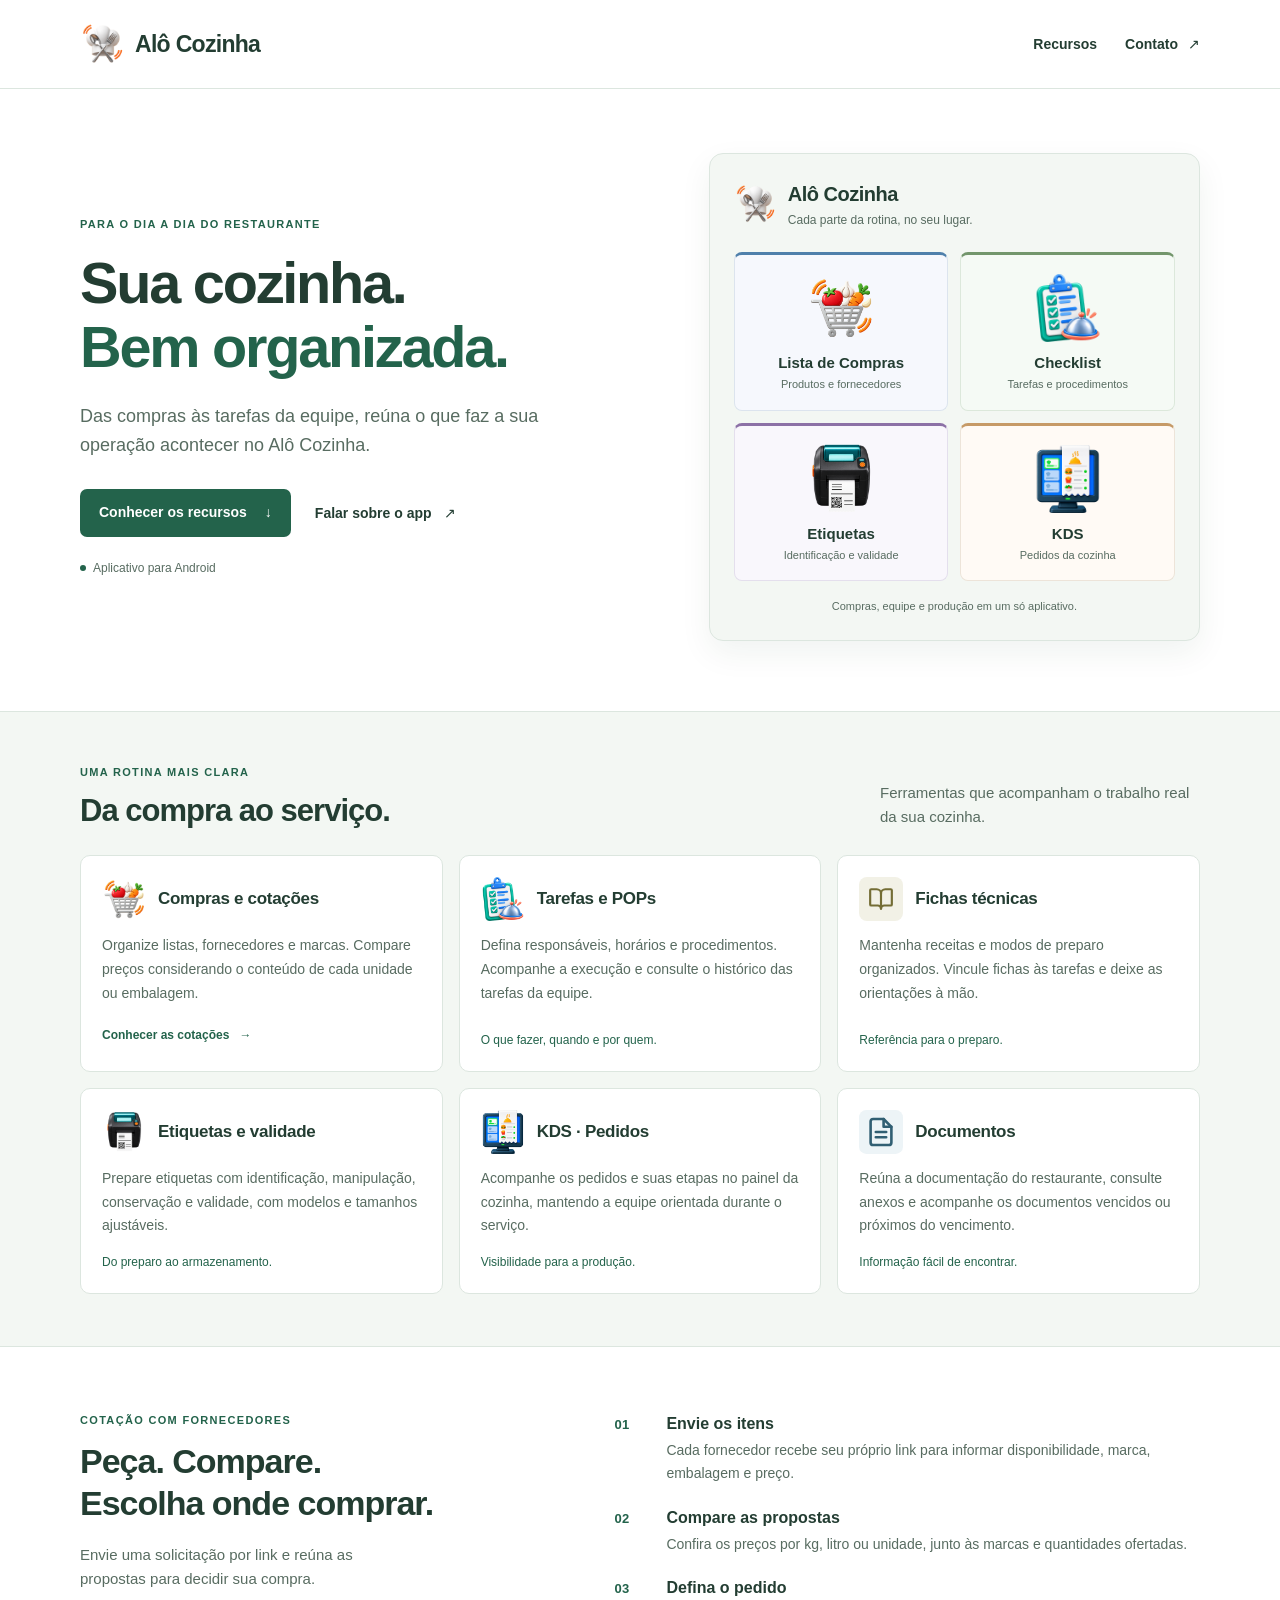
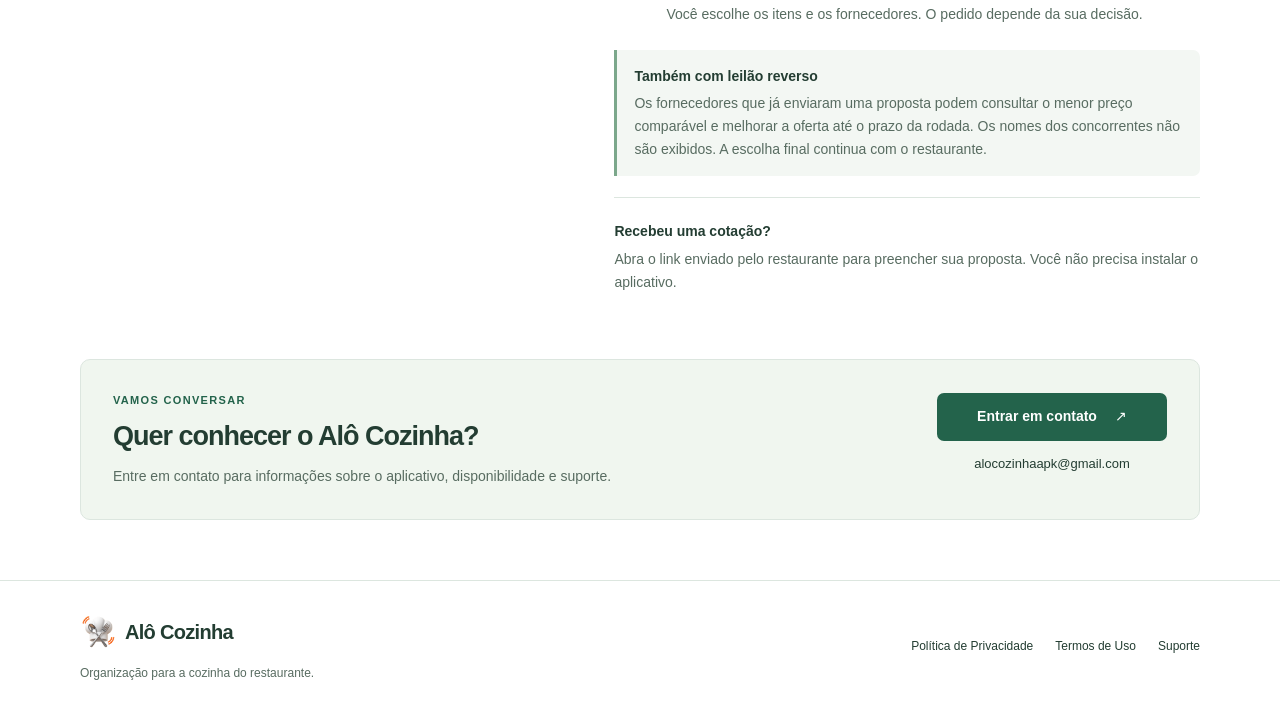
<file: index.html>
<!doctype html>
<html lang="pt-BR">
<head>
  <meta charset="utf-8">
  <meta name="google-site-verification" content="XVDfVNJi393jDr84Bazmf2R8vBZg-z5KSUFPIFKcxgM">
  <meta name="viewport" content="width=device-width,initial-scale=1,viewport-fit=cover">
  <meta name="theme-color" content="#23634b">
  <meta name="description" content="Organize compras, cotações, tarefas, POPs, fichas técnicas, etiquetas e pedidos do seu restaurante com o Alô Cozinha.">
  <meta name="referrer" content="no-referrer">
  <meta property="og:type" content="website">
  <meta property="og:locale" content="pt_BR">
  <meta property="og:title" content="Alô Cozinha · Organização para o seu restaurante">
  <meta property="og:description" content="Da lista de compras à rotina da equipe. Conheça os recursos do Alô Cozinha.">
  <meta property="og:url" content="https://www.alocozinha.com.br/">
  <meta property="og:image" content="https://www.alocozinha.com.br/icon.png">
  <link rel="canonical" href="https://www.alocozinha.com.br/">
  <link rel="icon" href="google-logo.png" type="image/png">
  <link rel="stylesheet" href="site.css?v=20260916b">
  <title>Alô Cozinha · Organização para o seu restaurante</title>
</head>
<body>
  <a class="skip-link" href="#conteudo">Ir para o conteúdo</a>
  <header class="site-header"><div class="container header-inner">
    <a class="brand" href="index.html" aria-label="Alô Cozinha, início"><img src="google-logo.png" alt="" width="44" height="44"><span>Alô Cozinha</span></a>
    <nav class="header-nav" aria-label="Navegação principal"><a href="#recursos">Recursos</a><a href="#contato">Contato <span aria-hidden="true">↗</span></a></nav>
  </div></header>
  <main id="conteudo">
    <section class="hero container" aria-labelledby="hero-title">
      <div class="hero-copy"><p class="eyebrow">Para o dia a dia do restaurante</p><h1 id="hero-title">Sua cozinha.<br><span>Bem organizada.</span></h1><p class="hero-description">Das compras às tarefas da equipe, reúna o que faz a sua operação acontecer no Alô Cozinha.</p><div class="hero-actions"><a class="button primary" href="#recursos">Conhecer os recursos <span aria-hidden="true">↓</span></a><a class="text-link" href="mailto:alocozinhaapk@gmail.com">Falar sobre o app <span aria-hidden="true">↗</span></a></div><p class="availability"><span class="availability-dot" aria-hidden="true"></span>Aplicativo para Android</p></div>
      <div class="module-overview" aria-label="Áreas do aplicativo">
        <div class="overview-heading"><img src="google-logo.png" alt="" width="42" height="42"><div><strong>Alô Cozinha</strong><p>Cada parte da rotina, no seu lugar.</p></div></div>
        <div class="module-grid">
          <a class="module-tile purchases" href="#compras"><img src="assets/module-feira.png" alt="" width="68" height="68"><strong>Lista de Compras</strong><span>Produtos e fornecedores</span></a>
          <a class="module-tile tasks" href="#tarefas"><img src="assets/module-checklist.png" alt="" width="68" height="68"><strong>Checklist</strong><span>Tarefas e procedimentos</span></a>
          <a class="module-tile labels" href="#etiquetas"><img src="assets/module-etiquetas.png" alt="" width="68" height="68"><strong>Etiquetas</strong><span>Identificação e validade</span></a>
          <a class="module-tile kitchen" href="#pedidos"><img src="assets/module-kds.png" alt="" width="68" height="68"><strong>KDS</strong><span>Pedidos da cozinha</span></a>
        </div><p class="overview-caption">Compras, equipe e produção em um só aplicativo.</p>
      </div>
    </section>
    <section id="recursos" class="features-section" aria-labelledby="features-title"><div class="container">
      <div class="section-heading"><div><p class="eyebrow">Uma rotina mais clara</p><h2 id="features-title">Da compra ao serviço.</h2></div><p>Ferramentas que acompanham o trabalho real da sua cozinha.</p></div>
      <div class="feature-grid">
        <article id="compras" class="feature-card"><div class="feature-heading"><img src="assets/module-feira.png" alt="" width="44" height="44" loading="lazy"><h3>Compras e cotações</h3></div><p>Organize listas, fornecedores e marcas. Compare preços considerando o conteúdo de cada unidade ou embalagem.</p><a class="feature-link" href="#cotacoes">Conhecer as cotações <span aria-hidden="true">→</span></a></article>
        <article id="tarefas" class="feature-card"><div class="feature-heading"><img src="assets/module-checklist.png" alt="" width="44" height="44" loading="lazy"><h3>Tarefas e POPs</h3></div><p>Defina responsáveis, horários e procedimentos. Acompanhe a execução e consulte o histórico das tarefas da equipe.</p><span class="feature-note">O que fazer, quando e por quem.</span></article>
        <article id="fichas" class="feature-card"><div class="feature-heading"><span class="feature-symbol recipe-symbol" aria-hidden="true"></span><h3>Fichas técnicas</h3></div><p>Mantenha receitas e modos de preparo organizados. Vincule fichas às tarefas e deixe as orientações à mão.</p><span class="feature-note">Referência para o preparo.</span></article>
        <article id="etiquetas" class="feature-card"><div class="feature-heading"><img src="assets/module-etiquetas.png" alt="" width="44" height="44" loading="lazy"><h3>Etiquetas e validade</h3></div><p>Prepare etiquetas com identificação, manipulação, conservação e validade, com modelos e tamanhos ajustáveis.</p><span class="feature-note">Do preparo ao armazenamento.</span></article>
        <article id="pedidos" class="feature-card"><div class="feature-heading"><img src="assets/module-kds.png" alt="" width="44" height="44" loading="lazy"><h3>KDS · Pedidos</h3></div><p>Acompanhe os pedidos e suas etapas no painel da cozinha, mantendo a equipe orientada durante o serviço.</p><span class="feature-note">Visibilidade para a produção.</span></article>
        <article id="documentos" class="feature-card"><div class="feature-heading"><img src="assets/restaurant-documents.svg" alt="" width="44" height="44" loading="lazy"><h3>Documentos</h3></div><p>Reúna a documentação do restaurante, consulte anexos e acompanhe os documentos vencidos ou próximos do vencimento.</p><span class="feature-note">Informação fácil de encontrar.</span></article>
      </div>
    </div></section>
    <section id="cotacoes" class="quotation-section container" aria-labelledby="quotation-title">
      <div class="quotation-intro"><p class="eyebrow">Cotação com fornecedores</p><h2 id="quotation-title">Peça. Compare.<br> Escolha onde comprar.</h2><p>Envie uma solicitação por link e reúna as propostas para decidir sua compra.</p></div>
      <div class="quotation-detail"><ol class="quotation-steps"><li><span class="step-number" aria-hidden="true">01</span><div><h3>Envie os itens</h3><p>Cada fornecedor recebe seu próprio link para informar disponibilidade, marca, embalagem e preço.</p></div></li><li><span class="step-number" aria-hidden="true">02</span><div><h3>Compare as propostas</h3><p>Confira os preços por kg, litro ou unidade, junto às marcas e quantidades ofertadas.</p></div></li><li><span class="step-number" aria-hidden="true">03</span><div><h3>Defina o pedido</h3><p>Você escolhe os itens e os fornecedores. O pedido depende da sua decisão.</p></div></li></ol><div class="auction-note"><strong>Também com leilão reverso</strong><p>Os fornecedores que já enviaram uma proposta podem consultar o menor preço comparável e melhorar a oferta até o prazo da rodada. Os nomes dos concorrentes não são exibidos. A escolha final continua com o restaurante.</p></div><div class="supplier-note"><strong>Recebeu uma cotação?</strong><p>Abra o link enviado pelo restaurante para preencher sua proposta. Você não precisa instalar o aplicativo.</p></div></div>
    </section>
    <section id="contato" class="contact-section container" aria-labelledby="contact-title">
      <div><p class="eyebrow">Vamos conversar</p><h2 id="contact-title">Quer conhecer o Alô Cozinha?</h2><p>Entre em contato para informações sobre o aplicativo, disponibilidade e suporte.</p></div>
      <div class="contact-actions"><a class="button primary" href="mailto:alocozinhaapk@gmail.com">Entrar em contato <span aria-hidden="true">↗</span></a><a class="contact-email" href="mailto:alocozinhaapk@gmail.com">alocozinhaapk@gmail.com</a></div>
    </section>
  </main>
  <footer class="site-footer"><div class="container footer-inner"><div class="footer-brand"><a class="brand" href="index.html"><img src="google-logo.png" alt="" width="36" height="36"><span>Alô Cozinha</span></a><p>Organização para a cozinha do restaurante.</p></div><nav class="footer-links" aria-label="Informações legais"><a href="privacy.html">Política de Privacidade</a><a href="terms.html">Termos de Uso</a><a href="mailto:alocozinhaapk@gmail.com">Suporte</a></nav></div></footer>
</body>
</html>
</file>
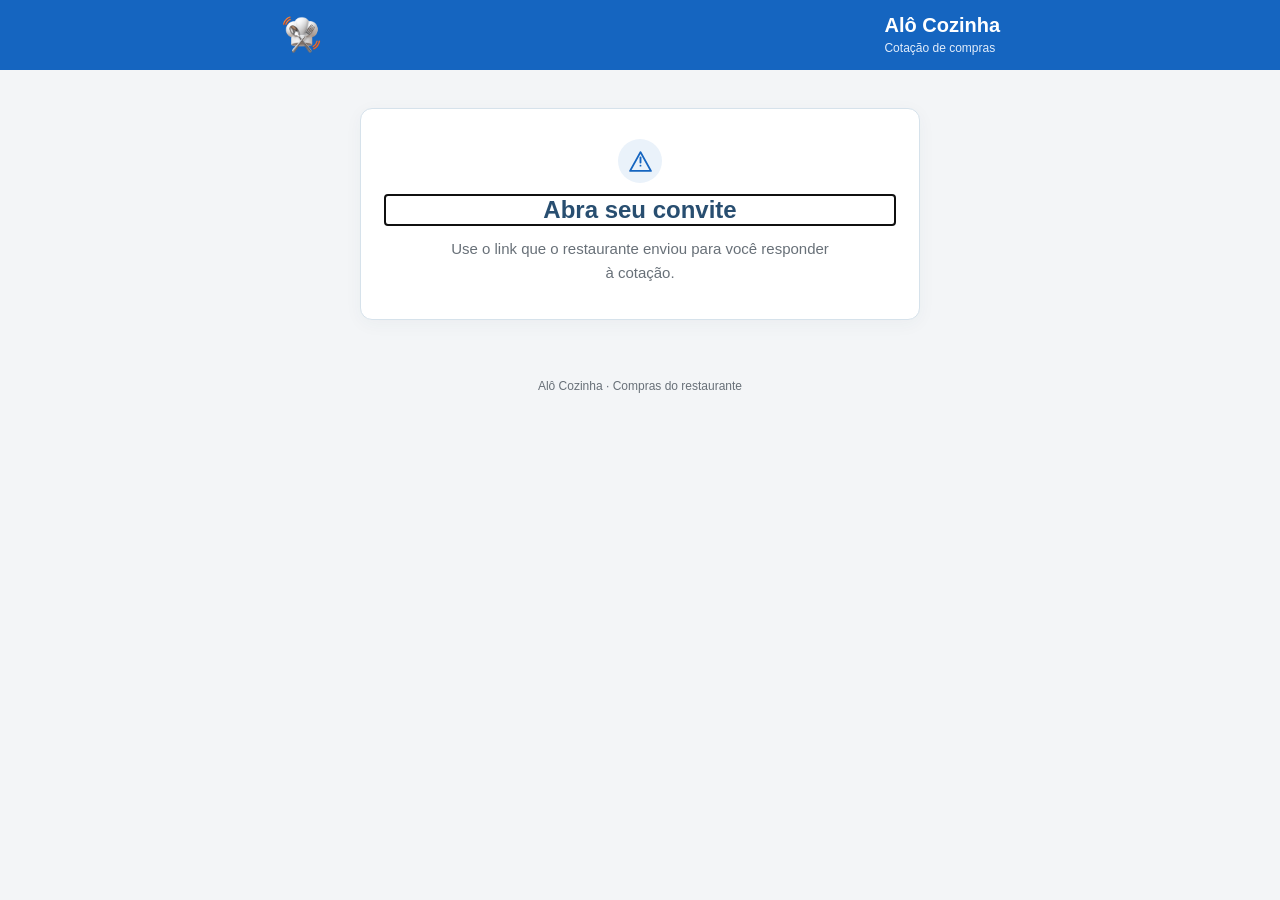
<file: cotacao/index.html>
<!doctype html>
<html lang="pt-BR">
<head>
  <meta charset="utf-8">
  <meta name="viewport" content="width=device-width,initial-scale=1,viewport-fit=cover">
  <meta name="referrer" content="no-referrer">
  <meta name="robots" content="noindex,nofollow,noarchive">
  <meta http-equiv="Content-Security-Policy" content="default-src 'none'; script-src 'self'; style-src 'self'; img-src 'self' data:; connect-src https://sxbcjzshcjxzladwptiu.supabase.co; base-uri 'none'; form-action 'none'; object-src 'none'">
  <meta name="theme-color" content="#1565c0">
  <title>Cotação para fornecedor · Alô Cozinha</title>
  <link rel="icon" href="logo.png">
  <link rel="stylesheet" href="quotation.css?v=2.2.13">
  <script src="quotation-core.js?v=2.2.13" defer></script>
  <script src="quotation.js?v=2.2.13" defer></script>
  <script src="boot.js?v=2.2.13" defer></script>
</head>
<body>
  <header class="brand-bar"><div class="brand-inner"><img src="logo.png" alt="" width="42" height="42"><div><strong>Alô Cozinha</strong><span>Cotação de compras</span></div></div></header>
  <main id="quotationApp" class="quotation-app" aria-busy="true"><div class="state-panel" role="status">Carregando cotação…</div></main>
  <footer class="brand-footer">Alô Cozinha · Compras do restaurante</footer>
  <noscript>Ative o JavaScript do navegador para responder à cotação.</noscript>
</body>
</html>
</file>
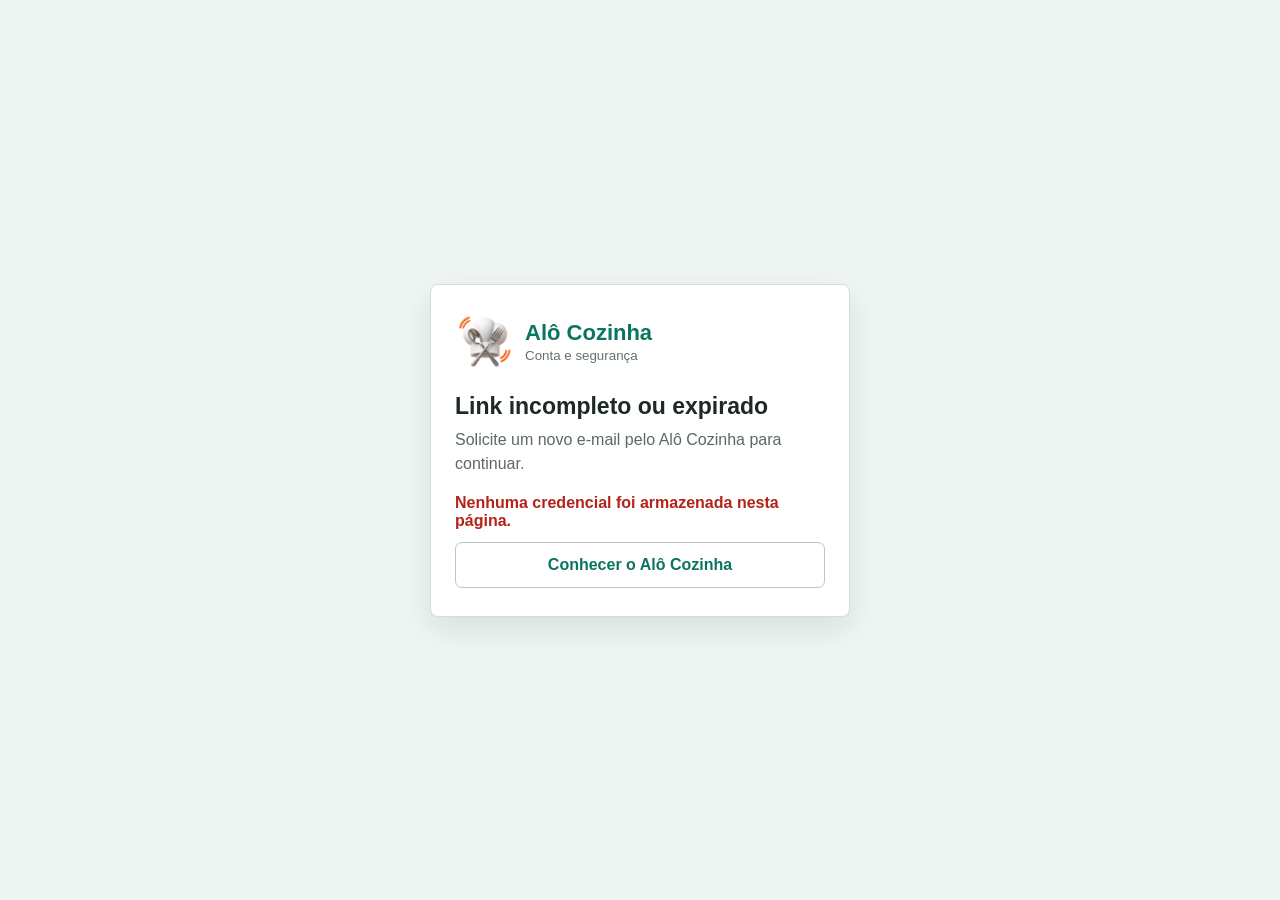
<file: auth-callback.html>
<!DOCTYPE html>
<html lang="pt-BR">
<head>
    <meta charset="UTF-8">
    <meta name="viewport" content="width=device-width, initial-scale=1, viewport-fit=cover">
    <meta name="theme-color" content="#0b765f">
    <meta name="referrer" content="no-referrer">
    <meta name="robots" content="noindex, nofollow, noarchive">
    <meta http-equiv="Content-Security-Policy" content="default-src 'none'; img-src 'self'; style-src 'unsafe-inline'; script-src 'unsafe-inline'; connect-src https://sxbcjzshcjxzladwptiu.supabase.co; base-uri 'none'; form-action 'none'">
    <title>Conta do Alô Cozinha</title>
<script>
(function () {
    const SUPABASE_URL = 'https://sxbcjzshcjxzladwptiu.supabase.co';
    const PUBLISHABLE_KEY = 'sb_publishable_U5ZEfqHRxIJc1abrIzV0cg_keNdZvuK';
    // Keep this proof in this closure only; never create an app/browser session.
    let query = new URLSearchParams(location.search);
    let hash = new URLSearchParams(location.hash.replace(/^#/, ''));
    const value = key => hash.get(key) || query.get(key) || '';
    let accessToken = value('access_token');
    const type = value('type');
    const authError = Boolean(value('error_description') || value('error') || value('error_code'));
    query = null;
    hash = null;
    // Clear both fragments and query credentials before any images or requests load.
    let urlCleared = false;
    try { history.replaceState(null, '', location.pathname); urlCleared = true; } catch (_) {}

    document.addEventListener('DOMContentLoaded', async function () {
        const title = document.getElementById('title');
        const description = document.getElementById('description');
        const form = document.getElementById('passwordForm');
        const message = document.getElementById('message');
        const retry = document.getElementById('retry');
        function feedback(text, error) {
            message.textContent = text || '';
            message.classList.toggle('error', Boolean(error));
        }
        function failure(text) {
            title.textContent = 'Não foi possível validar o link';
            description.textContent = text;
            form.style.display = 'none';
            feedback('Solicite um novo e-mail pelo Alô Cozinha se o link tiver expirado.', true);
        }
        async function authUser(method, body) {
            const controller = new AbortController();
            const timeout = setTimeout(() => controller.abort(), 12000);
            try {
                const response = await fetch(`${SUPABASE_URL}/auth/v1/user`, {
                    method, cache: 'no-store', credentials: 'omit', referrerPolicy: 'no-referrer',
                    redirect: 'error', signal: controller.signal,
                    headers: { apikey: PUBLISHABLE_KEY, Authorization: `Bearer ${accessToken}`,
                        ...(body ? { 'Content-Type': 'application/json' } : {}) },
                    ...(body ? { body: JSON.stringify(body) } : {})
                });
                const data = await response.json().catch(() => ({}));
                if (!response.ok) {
                    const error = new Error(response.status === 401 || response.status === 403
                        ? 'Este link expirou ou não é válido.' : 'Não foi possível concluir. Tente novamente.');
                    error.invalid = response.status === 401 || response.status === 403;
                    throw error;
                }
                if (!data || typeof data.id !== 'string' || !data.id) throw new Error('Não foi possível confirmar a conta.');
                return data;
            } finally { clearTimeout(timeout); }
        }
        if (!urlCleared || authError) {
            accessToken = '';
            failure('Solicite um novo link pelo aplicativo para continuar.');
            return;
        }
        if (!accessToken) {
            title.textContent = 'Link incompleto ou expirado';
            description.textContent = 'Solicite um novo e-mail pelo Alô Cozinha para continuar.';
            feedback('Nenhuma credencial foi armazenada nesta página.', true);
            return;
        }
        let verifying = false;
        let verifiedUser = null;
        async function validate() {
            if (verifying || !accessToken) return;
            verifying = true;
            retry.hidden = true;
            title.textContent = 'Conferindo seu link';
            description.textContent = 'Aguarde enquanto validamos sua conta.';
            feedback('');
            try {
                verifiedUser = await authUser('GET');
                if (type === 'recovery') {
                    title.textContent = 'Crie uma nova senha';
                    description.textContent = 'Use pelo menos 6 caracteres. A nova senha valerá em todos os seus aparelhos.';
                    form.style.display = 'block';
                } else {
                    title.textContent = verifiedUser.email_confirmed_at ? 'E-mail confirmado' : 'Acesso validado';
                    description.textContent = 'Volte ao aplicativo Alô Cozinha para entrar na sua conta.';
                    feedback('Verificação concluída.');
                    accessToken = '';
                }
            } catch (error) {
                failure(error.name === 'AbortError' || error instanceof TypeError
                    ? 'Não conseguimos conectar agora. Confira sua internet e tente novamente.' : error.message);
                if (error.invalid) accessToken = '';
                else retry.hidden = false;
            } finally { verifying = false; }
        }
        retry.addEventListener('click', validate);
        let saving = false;
        form.addEventListener('submit', async event => {
            event.preventDefault();
            if (saving || type !== 'recovery' || !accessToken || !verifiedUser) return;
            const passwordField = document.getElementById('password');
            const confirmField = document.getElementById('passwordConfirm');
            const password = passwordField.value;
            if (password.length < 6 || password.length > 4096) return feedback('Use uma senha entre 6 e 4096 caracteres.', true);
            if (password !== confirmField.value) return feedback('As duas senhas não são iguais.', true);
            const button = document.getElementById('submit');
            saving = true;
            button.disabled = true;
            feedback('Salvando...');
            try {
                const user = await authUser('PUT', { password });
                if (user.id !== verifiedUser.id) throw new Error('Não foi possível confirmar a alteração. Solicite um novo link.');
                accessToken = '';
                verifiedUser = null;
                passwordField.value = '';
                confirmField.value = '';
                form.style.display = 'none';
                title.textContent = 'Senha alterada';
                description.textContent = 'Você já pode entrar no aplicativo Alô Cozinha com a nova senha.';
                feedback('Alteração concluída.');
            } catch (error) {
                feedback(error.name === 'AbortError' || error instanceof TypeError
                    ? 'Não foi possível confirmar agora. Confira sua internet e tente novamente.' : error.message, true);
            } finally { saving = false; button.disabled = false; }
        });
        await validate();
    }, { once: true });
})();
</script>

    <style>
        :root { color-scheme: light; font-family: Arial, sans-serif; }
        * { box-sizing: border-box; }
        body { min-height: 100vh; margin: 0; display: grid; place-items: center; padding: 24px; background: #eef5f2; color: #1d2926; }
        main { width: min(100%, 420px); padding: 28px 24px; border: 1px solid #d2dfda; border-radius: 8px; background: #fff; box-shadow: 0 12px 30px rgba(22, 52, 44, .1); }
        .brand { display: flex; align-items: center; gap: 12px; margin-bottom: 22px; }
        .brand img { width: 58px; height: 58px; object-fit: contain; }
        .brand strong { display: block; color: #0b765f; font-size: 22px; }
        .brand small { color: #64726e; }
        h1 { margin: 0 0 8px; font-size: 23px; }
        p { margin: 0 0 18px; color: #5a6965; line-height: 1.5; }
        form { display: none; }
        label { display: block; margin: 14px 0 6px; font-weight: 700; }
        input { width: 100%; min-height: 48px; padding: 10px 12px; border: 1px solid #b8c9c3; border-radius: 7px; font: inherit; }
        button, a { min-height: 46px; display: inline-flex; align-items: center; justify-content: center; border-radius: 7px; font-weight: 800; text-decoration: none; }
        button { width: 100%; margin-top: 18px; border: 0; background: #0b765f; color: #fff; cursor: pointer; }
        button:disabled { opacity: .65; }
        .back { width: 100%; margin-top: 12px; border: 1px solid #b8c9c3; color: #0b765f; }
        .message { min-height: 22px; margin-top: 14px; color: #0b765f; font-weight: 700; }
        .message.error { color: #b42318; }
        [hidden] { display: none !important; }
        :focus-visible { outline: 3px solid #d78535; outline-offset: 3px; }
    </style>
</head>
<body>
<main>
    <div class="brand"><img src="icon.png" alt=""><span><strong>Alô Cozinha</strong><small>Conta e segurança</small></span></div>
    <h1 id="title">Conferindo seu link</h1>
    <p id="description">Aguarde enquanto validamos sua conta.</p>
    <form id="passwordForm">
        <label for="password">Nova senha</label>
        <input id="password" type="password" autocomplete="new-password" minlength="6" maxlength="4096" required>
        <label for="passwordConfirm">Repita a nova senha</label>
        <input id="passwordConfirm" type="password" autocomplete="new-password" minlength="6" maxlength="4096" required>
        <button id="submit" type="submit">Salvar nova senha</button>
    </form>
    <div id="message" class="message" role="status" aria-live="polite"></div>
    <button id="retry" type="button" hidden>Tentar novamente</button>
    <a class="back" href="./">Conhecer o Alô Cozinha</a>
</main>

</body>
</html>
</file>
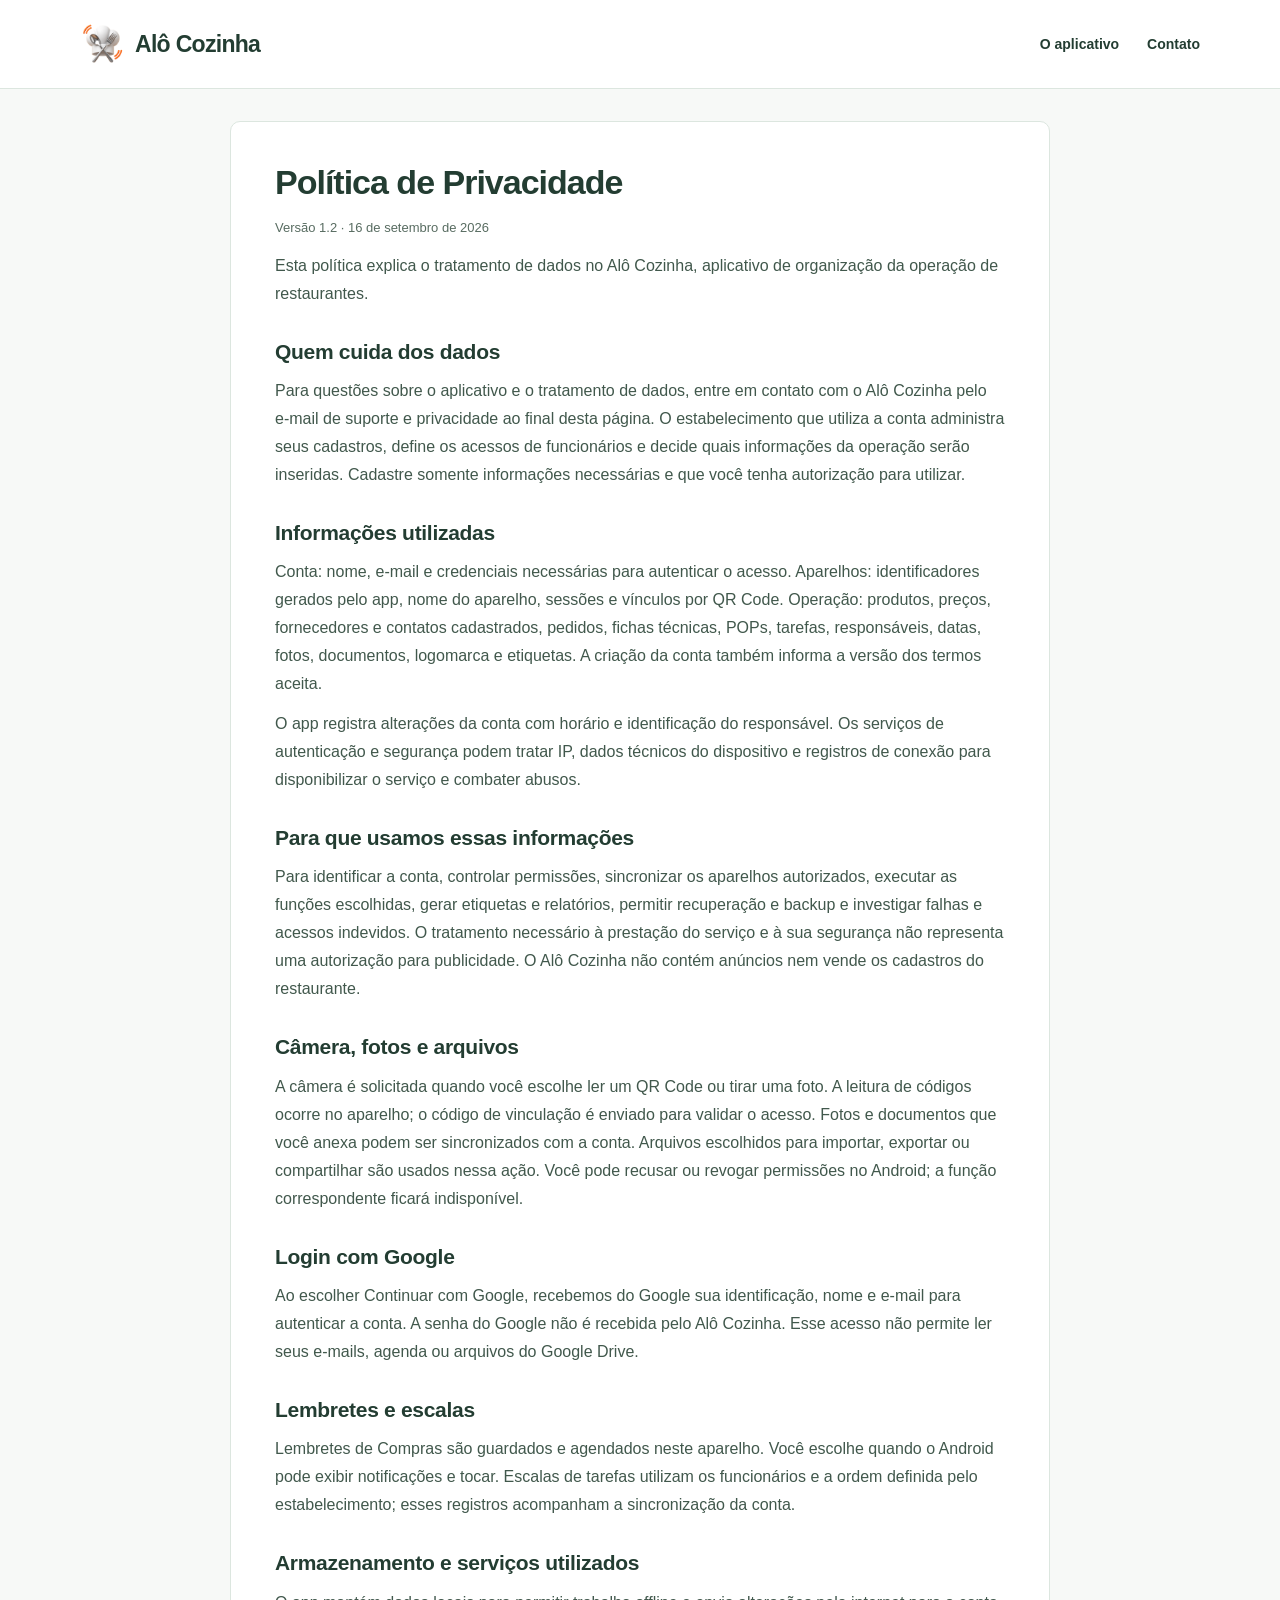
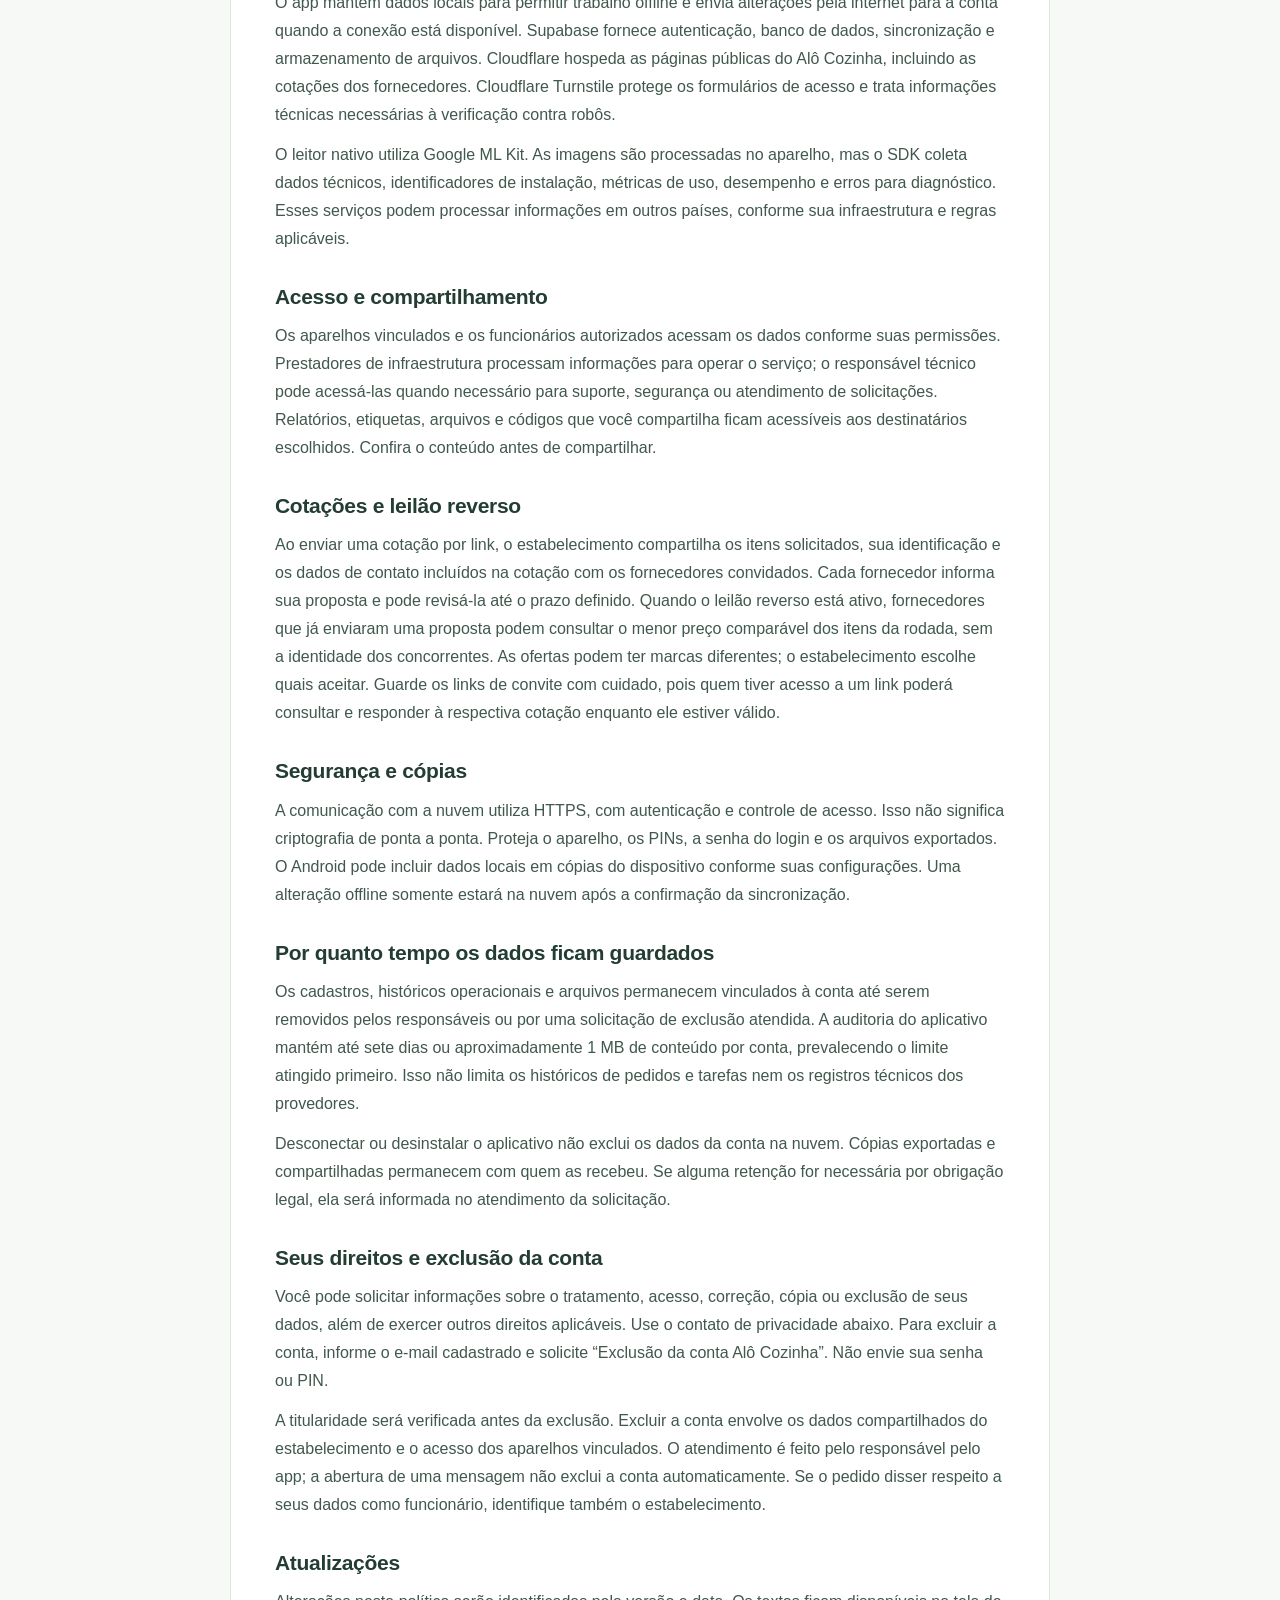
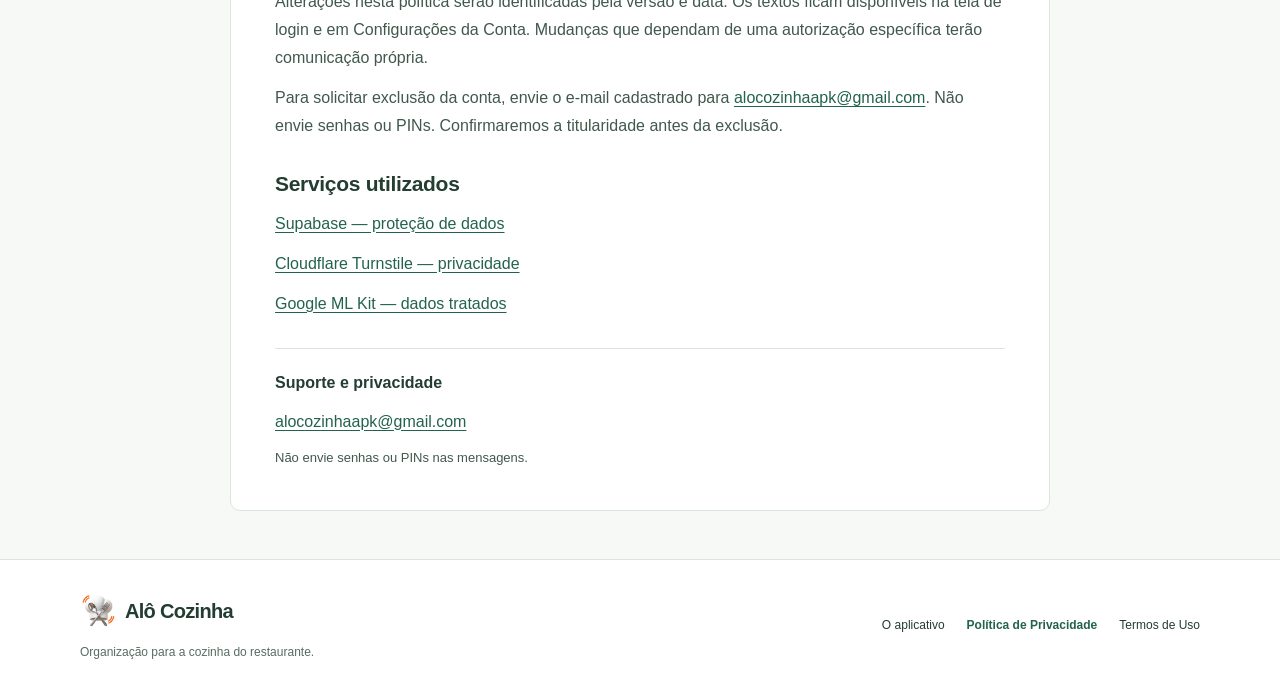
<file: privacy.html>
<!doctype html>
<html lang="pt-BR">
<head>
  <meta charset="utf-8">
  <meta name="viewport" content="width=device-width,initial-scale=1,viewport-fit=cover">
  <meta name="theme-color" content="#23634b">
  <meta name="description" content="Como o Alô Cozinha utiliza dados e como solicitar suporte, privacidade e exclusão de conta.">
  <meta name="referrer" content="no-referrer">
  <link rel="canonical" href="https://www.alocozinha.com.br/privacy.html">
  <link rel="icon" href="google-logo.png" type="image/png">
  <link rel="stylesheet" href="site.css?v=20260916b">
  <title>Política de Privacidade · Alô Cozinha</title>
</head>
<body class="legal-page">
  <a class="skip-link" href="#conteudo">Ir para o conteúdo</a>
  <header class="site-header"><div class="container header-inner">
    <a class="brand" href="index.html" aria-label="Alô Cozinha, início"><img src="google-logo.png" alt="" width="44" height="44"><span>Alô Cozinha</span></a>
    <nav class="header-nav" aria-label="Navegação principal"><a href="index.html">O aplicativo</a><a href="mailto:alocozinhaapk@gmail.com">Contato</a></nav>
  </div></header>
  <main id="conteudo" class="legal-content container">
<h1>Política de Privacidade</h1><p>Versão 1.2 · 16 de setembro de 2026</p><p>Esta política explica o tratamento de dados no Alô Cozinha, aplicativo de organização da operação de restaurantes.</p>

<h2>Quem cuida dos dados</h2><p>Para questões sobre o aplicativo e o tratamento de dados, entre em contato com o Alô Cozinha pelo e-mail de suporte e privacidade ao final desta página. O estabelecimento que utiliza a conta administra seus cadastros, define os acessos de funcionários e decide quais informações da operação serão inseridas. Cadastre somente informações necessárias e que você tenha autorização para utilizar.</p>

<h2>Informações utilizadas</h2><p>Conta: nome, e-mail e credenciais necessárias para autenticar o acesso. Aparelhos: identificadores gerados pelo app, nome do aparelho, sessões e vínculos por QR Code. Operação: produtos, preços, fornecedores e contatos cadastrados, pedidos, fichas técnicas, POPs, tarefas, responsáveis, datas, fotos, documentos, logomarca e etiquetas. A criação da conta também informa a versão dos termos aceita.</p>
<p>O app registra alterações da conta com horário e identificação do responsável. Os serviços de autenticação e segurança podem tratar IP, dados técnicos do dispositivo e registros de conexão para disponibilizar o serviço e combater abusos.</p>

<h2>Para que usamos essas informações</h2><p>Para identificar a conta, controlar permissões, sincronizar os aparelhos autorizados, executar as funções escolhidas, gerar etiquetas e relatórios, permitir recuperação e backup e investigar falhas e acessos indevidos. O tratamento necessário à prestação do serviço e à sua segurança não representa uma autorização para publicidade. O Alô Cozinha não contém anúncios nem vende os cadastros do restaurante.</p>

<h2>Câmera, fotos e arquivos</h2><p>A câmera é solicitada quando você escolhe ler um QR Code ou tirar uma foto. A leitura de códigos ocorre no aparelho; o código de vinculação é enviado para validar o acesso. Fotos e documentos que você anexa podem ser sincronizados com a conta. Arquivos escolhidos para importar, exportar ou compartilhar são usados nessa ação. Você pode recusar ou revogar permissões no Android; a função correspondente ficará indisponível.</p>

<h2>Login com Google</h2><p>Ao escolher Continuar com Google, recebemos do Google sua identificação, nome e e-mail para autenticar a conta. A senha do Google não é recebida pelo Alô Cozinha. Esse acesso não permite ler seus e-mails, agenda ou arquivos do Google Drive.</p>

<h2>Lembretes e escalas</h2><p>Lembretes de Compras são guardados e agendados neste aparelho. Você escolhe quando o Android pode exibir notificações e tocar. Escalas de tarefas utilizam os funcionários e a ordem definida pelo estabelecimento; esses registros acompanham a sincronização da conta.</p>

<h2>Armazenamento e serviços utilizados</h2><p>O app mantém dados locais para permitir trabalho offline e envia alterações pela internet para a conta quando a conexão está disponível. Supabase fornece autenticação, banco de dados, sincronização e armazenamento de arquivos. Cloudflare hospeda as páginas públicas do Alô Cozinha, incluindo as cotações dos fornecedores. Cloudflare Turnstile protege os formulários de acesso e trata informações técnicas necessárias à verificação contra robôs.</p>
<p>O leitor nativo utiliza Google ML Kit. As imagens são processadas no aparelho, mas o SDK coleta dados técnicos, identificadores de instalação, métricas de uso, desempenho e erros para diagnóstico. Esses serviços podem processar informações em outros países, conforme sua infraestrutura e regras aplicáveis.</p>

<h2>Acesso e compartilhamento</h2><p>Os aparelhos vinculados e os funcionários autorizados acessam os dados conforme suas permissões. Prestadores de infraestrutura processam informações para operar o serviço; o responsável técnico pode acessá-las quando necessário para suporte, segurança ou atendimento de solicitações. Relatórios, etiquetas, arquivos e códigos que você compartilha ficam acessíveis aos destinatários escolhidos. Confira o conteúdo antes de compartilhar.</p>

<h2>Cotações e leilão reverso</h2><p>Ao enviar uma cotação por link, o estabelecimento compartilha os itens solicitados, sua identificação e os dados de contato incluídos na cotação com os fornecedores convidados. Cada fornecedor informa sua proposta e pode revisá-la até o prazo definido. Quando o leilão reverso está ativo, fornecedores que já enviaram uma proposta podem consultar o menor preço comparável dos itens da rodada, sem a identidade dos concorrentes. As ofertas podem ter marcas diferentes; o estabelecimento escolhe quais aceitar. Guarde os links de convite com cuidado, pois quem tiver acesso a um link poderá consultar e responder à respectiva cotação enquanto ele estiver válido.</p>
<h2>Segurança e cópias</h2><p>A comunicação com a nuvem utiliza HTTPS, com autenticação e controle de acesso. Isso não significa criptografia de ponta a ponta. Proteja o aparelho, os PINs, a senha do login e os arquivos exportados. O Android pode incluir dados locais em cópias do dispositivo conforme suas configurações. Uma alteração offline somente estará na nuvem após a confirmação da sincronização.</p>

<h2>Por quanto tempo os dados ficam guardados</h2><p>Os cadastros, históricos operacionais e arquivos permanecem vinculados à conta até serem removidos pelos responsáveis ou por uma solicitação de exclusão atendida. A auditoria do aplicativo mantém até sete dias ou aproximadamente 1 MB de conteúdo por conta, prevalecendo o limite atingido primeiro. Isso não limita os históricos de pedidos e tarefas nem os registros técnicos dos provedores.</p>
<p>Desconectar ou desinstalar o aplicativo não exclui os dados da conta na nuvem. Cópias exportadas e compartilhadas permanecem com quem as recebeu. Se alguma retenção for necessária por obrigação legal, ela será informada no atendimento da solicitação.</p>

<h2>Seus direitos e exclusão da conta</h2><p>Você pode solicitar informações sobre o tratamento, acesso, correção, cópia ou exclusão de seus dados, além de exercer outros direitos aplicáveis. Use o contato de privacidade abaixo. Para excluir a conta, informe o e-mail cadastrado e solicite “Exclusão da conta Alô Cozinha”. Não envie sua senha ou PIN.</p>
<p>A titularidade será verificada antes da exclusão. Excluir a conta envolve os dados compartilhados do estabelecimento e o acesso dos aparelhos vinculados. O atendimento é feito pelo responsável pelo app; a abertura de uma mensagem não exclui a conta automaticamente. Se o pedido disser respeito a seus dados como funcionário, identifique também o estabelecimento.</p>

<h2>Atualizações</h2><p>Alterações nesta política serão identificadas pela versão e data. Os textos ficam disponíveis na tela de login e em Configurações da Conta. Mudanças que dependam de uma autorização específica terão comunicação própria.</p>
<p>Para solicitar exclusão da conta, envie o e-mail cadastrado para <a href="mailto:alocozinhaapk@gmail.com?subject=Exclusão%20da%20conta%20Alô%20Cozinha">alocozinhaapk@gmail.com</a>. Não envie senhas ou PINs. Confirmaremos a titularidade antes da exclusão.</p>

<h2>Serviços utilizados</h2><p><a href="https://supabase.com/legal/dpa">Supabase — proteção de dados</a></p><p><a href="https://www.cloudflare.com/turnstile-privacy-policy/">Cloudflare Turnstile — privacidade</a></p><p><a href="https://developers.google.com/ml-kit/android-data-disclosure">Google ML Kit — dados tratados</a></p>
    <aside class="legal-contact" aria-label="Contato de suporte e privacidade"><strong>Suporte e privacidade</strong><a href="mailto:alocozinhaapk@gmail.com">alocozinhaapk@gmail.com</a><p>Não envie senhas ou PINs nas mensagens.</p></aside>
  </main>
  <footer class="site-footer"><div class="container footer-inner"><div class="footer-brand"><a class="brand" href="index.html"><img src="google-logo.png" alt="" width="36" height="36"><span>Alô Cozinha</span></a><p>Organização para a cozinha do restaurante.</p></div><nav class="footer-links" aria-label="Informações legais"><a href="index.html">O aplicativo</a><a href="privacy.html" aria-current="page">Política de Privacidade</a><a href="terms.html">Termos de Uso</a></nav></div></footer>
</body>
</html>
</file>
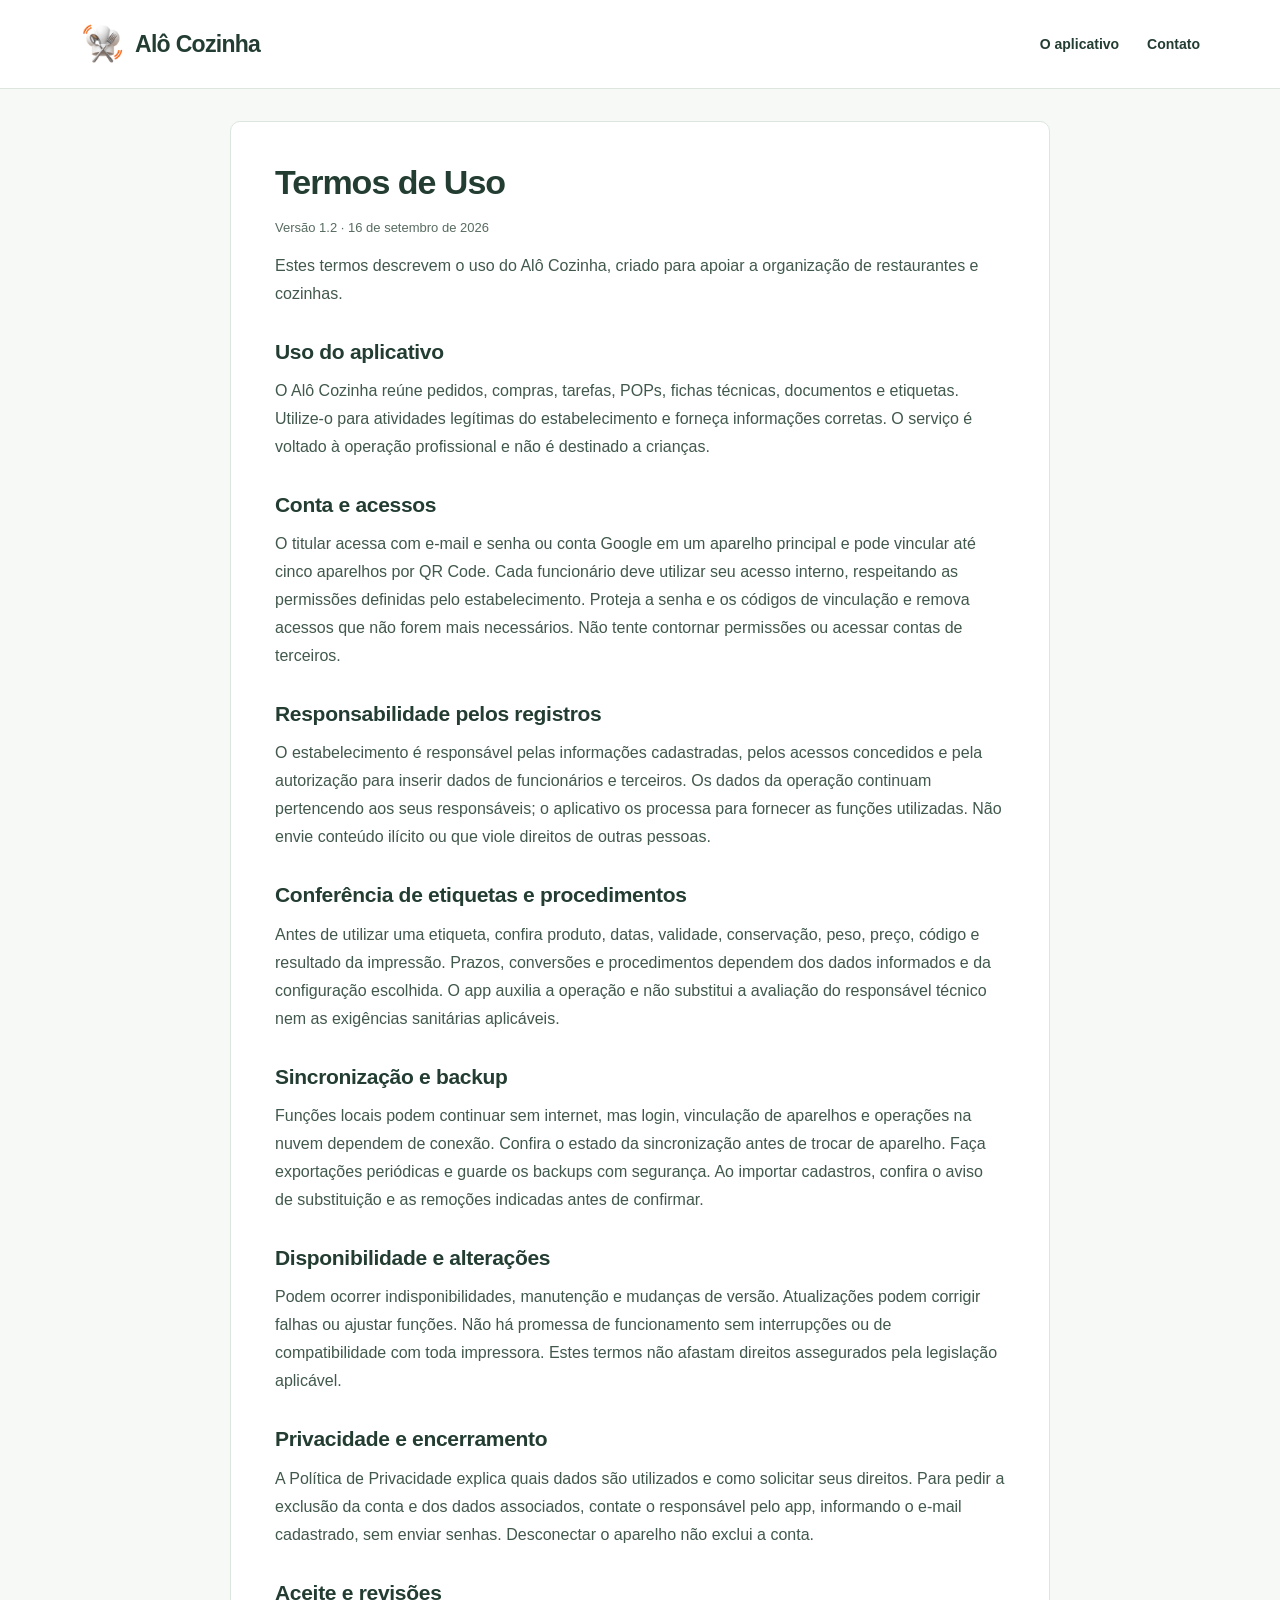
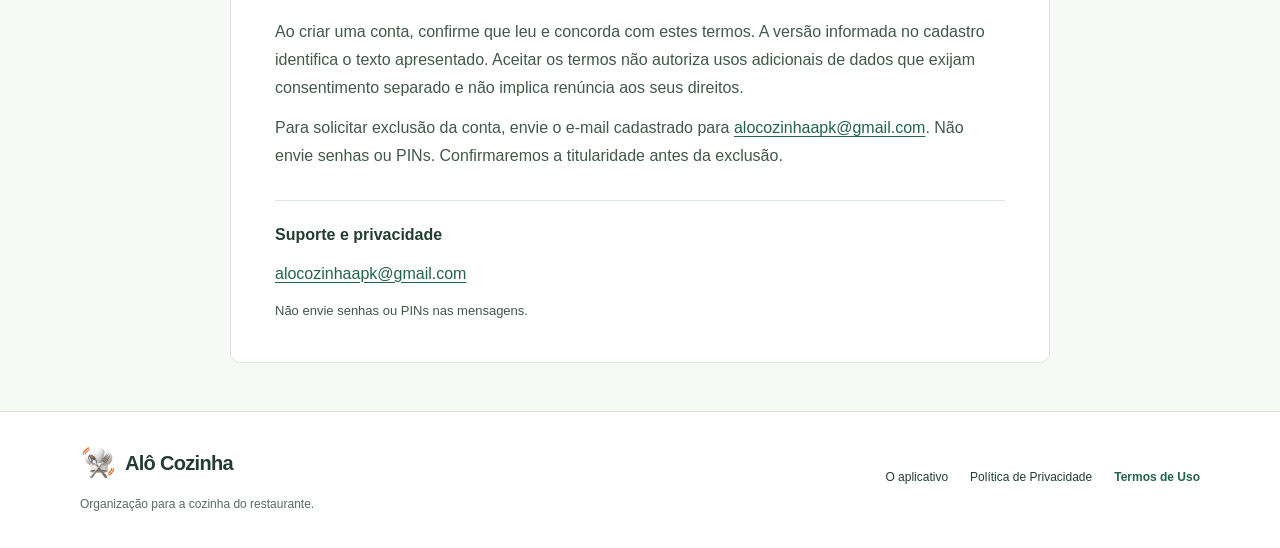
<file: terms.html>
<!doctype html>
<html lang="pt-BR">
<head>
  <meta charset="utf-8">
  <meta name="viewport" content="width=device-width,initial-scale=1,viewport-fit=cover">
  <meta name="theme-color" content="#23634b">
  <meta name="description" content="Condições de uso do Alô Cozinha para organizar a operação de restaurantes.">
  <meta name="referrer" content="no-referrer">
  <link rel="canonical" href="https://www.alocozinha.com.br/terms.html">
  <link rel="icon" href="google-logo.png" type="image/png">
  <link rel="stylesheet" href="site.css?v=20260916b">
  <title>Termos de Uso · Alô Cozinha</title>
</head>
<body class="legal-page">
  <a class="skip-link" href="#conteudo">Ir para o conteúdo</a>
  <header class="site-header"><div class="container header-inner">
    <a class="brand" href="index.html" aria-label="Alô Cozinha, início"><img src="google-logo.png" alt="" width="44" height="44"><span>Alô Cozinha</span></a>
    <nav class="header-nav" aria-label="Navegação principal"><a href="index.html">O aplicativo</a><a href="mailto:alocozinhaapk@gmail.com">Contato</a></nav>
  </div></header>
  <main id="conteudo" class="legal-content container">
<h1>Termos de Uso</h1><p>Versão 1.2 · 16 de setembro de 2026</p><p>Estes termos descrevem o uso do Alô Cozinha, criado para apoiar a organização de restaurantes e cozinhas.</p>

<h2>Uso do aplicativo</h2><p>O Alô Cozinha reúne pedidos, compras, tarefas, POPs, fichas técnicas, documentos e etiquetas. Utilize-o para atividades legítimas do estabelecimento e forneça informações corretas. O serviço é voltado à operação profissional e não é destinado a crianças.</p>

<h2>Conta e acessos</h2><p>O titular acessa com e-mail e senha ou conta Google em um aparelho principal e pode vincular até cinco aparelhos por QR Code. Cada funcionário deve utilizar seu acesso interno, respeitando as permissões definidas pelo estabelecimento. Proteja a senha e os códigos de vinculação e remova acessos que não forem mais necessários. Não tente contornar permissões ou acessar contas de terceiros.</p>

<h2>Responsabilidade pelos registros</h2><p>O estabelecimento é responsável pelas informações cadastradas, pelos acessos concedidos e pela autorização para inserir dados de funcionários e terceiros. Os dados da operação continuam pertencendo aos seus responsáveis; o aplicativo os processa para fornecer as funções utilizadas. Não envie conteúdo ilícito ou que viole direitos de outras pessoas.</p>

<h2>Conferência de etiquetas e procedimentos</h2><p>Antes de utilizar uma etiqueta, confira produto, datas, validade, conservação, peso, preço, código e resultado da impressão. Prazos, conversões e procedimentos dependem dos dados informados e da configuração escolhida. O app auxilia a operação e não substitui a avaliação do responsável técnico nem as exigências sanitárias aplicáveis.</p>

<h2>Sincronização e backup</h2><p>Funções locais podem continuar sem internet, mas login, vinculação de aparelhos e operações na nuvem dependem de conexão. Confira o estado da sincronização antes de trocar de aparelho. Faça exportações periódicas e guarde os backups com segurança. Ao importar cadastros, confira o aviso de substituição e as remoções indicadas antes de confirmar.</p>

<h2>Disponibilidade e alterações</h2><p>Podem ocorrer indisponibilidades, manutenção e mudanças de versão. Atualizações podem corrigir falhas ou ajustar funções. Não há promessa de funcionamento sem interrupções ou de compatibilidade com toda impressora. Estes termos não afastam direitos assegurados pela legislação aplicável.</p>

<h2>Privacidade e encerramento</h2><p>A Política de Privacidade explica quais dados são utilizados e como solicitar seus direitos. Para pedir a exclusão da conta e dos dados associados, contate o responsável pelo app, informando o e-mail cadastrado, sem enviar senhas. Desconectar o aparelho não exclui a conta.</p>

<h2>Aceite e revisões</h2><p>Ao criar uma conta, confirme que leu e concorda com estes termos. A versão informada no cadastro identifica o texto apresentado. Aceitar os termos não autoriza usos adicionais de dados que exijam consentimento separado e não implica renúncia aos seus direitos.</p>
<p>Para solicitar exclusão da conta, envie o e-mail cadastrado para <a href="mailto:alocozinhaapk@gmail.com?subject=Exclusão%20da%20conta%20Alô%20Cozinha">alocozinhaapk@gmail.com</a>. Não envie senhas ou PINs. Confirmaremos a titularidade antes da exclusão.</p>

    <aside class="legal-contact" aria-label="Contato de suporte e privacidade"><strong>Suporte e privacidade</strong><a href="mailto:alocozinhaapk@gmail.com">alocozinhaapk@gmail.com</a><p>Não envie senhas ou PINs nas mensagens.</p></aside>
  </main>
  <footer class="site-footer"><div class="container footer-inner"><div class="footer-brand"><a class="brand" href="index.html"><img src="google-logo.png" alt="" width="36" height="36"><span>Alô Cozinha</span></a><p>Organização para a cozinha do restaurante.</p></div><nav class="footer-links" aria-label="Informações legais"><a href="index.html">O aplicativo</a><a href="privacy.html">Política de Privacidade</a><a href="terms.html" aria-current="page">Termos de Uso</a></nav></div></footer>
</body>
</html>
</file>
<file: site.css>
:root{color-scheme:light;--green:#23634b;--green-dark:#174d39;--ink:#233d32;--muted:#586c61;--line:#dce6df;--surface:#f3f7f3;--radius:10px;font-family:Inter,"Segoe UI",Arial,sans-serif;font-synthesis:none}
*,*::before,*::after{box-sizing:border-box}
html{scroll-behavior:smooth;scroll-padding-top:24px}
body{margin:0;color:var(--ink);background:#fff;font-size:16px;line-height:1.6;-webkit-text-size-adjust:100%}
a{color:inherit;text-decoration:none}
img{display:block;max-width:100%;object-fit:contain}
p,h1,h2,h3{margin:0}
a:focus-visible{outline:3px solid #d78535;outline-offset:5px;border-radius:4px}
.container{width:min(1120px,calc(100% - 64px));margin-inline:auto}
.skip-link{position:absolute;left:16px;top:-100px;padding:12px 18px;z-index:10;background:var(--green);color:#fff;border-radius:6px}
.skip-link:focus{top:12px}
.site-header{border-bottom:1px solid var(--line)}
.header-inner{min-height:88px;display:flex;align-items:center;justify-content:space-between;gap:24px}
.brand{display:inline-flex;align-items:center;gap:11px;min-height:44px;font-size:23px;font-weight:750;letter-spacing:-.7px;white-space:nowrap}
.brand img{flex:none}
.header-nav{display:flex;align-items:center;gap:28px;font-size:14px;font-weight:600}
.header-nav a{display:flex;align-items:center;gap:10px;min-height:44px}
.header-nav a:hover,.text-link:hover,.feature-link:hover,.footer-links a:hover,.contact-email:hover{color:var(--green);text-decoration:underline;text-underline-offset:5px}
.hero{display:grid;grid-template-columns:1.15fr 1fr;gap:64px;align-items:center;padding-block:64px 70px}
.eyebrow{color:var(--green);font-size:11px;font-weight:750;letter-spacing:.12em;text-transform:uppercase}
h1{font-size:clamp(38px,4.5vw,60px);line-height:1.12;letter-spacing:-2.2px;font-weight:750;margin:17px 0 22px}
h1 span{color:var(--green)}
.hero-description{max-width:460px;font-size:18px;line-height:1.65;color:var(--muted)}
.hero-actions{display:flex;flex-wrap:wrap;align-items:center;gap:12px 24px;margin-top:28px}
.button{display:inline-flex;align-items:center;justify-content:center;gap:18px;min-height:48px;padding:12px 18px;border:1px solid transparent;border-radius:7px;font-size:14px;font-weight:650;line-height:1.4;text-align:center}
.button.primary{background:var(--green);color:#fff}
.button.primary:hover{background:var(--green-dark)}
.text-link{display:inline-flex;align-items:center;gap:12px;min-height:44px;font-size:14px;font-weight:600}
.availability{display:flex;align-items:center;gap:7px;margin-top:22px;color:var(--muted);font-size:12px;flex-wrap:wrap}
.availability-dot{width:6px;height:6px;border-radius:50%;background:var(--green)}
.module-overview{background:var(--surface);border:1px solid var(--line);border-radius:14px;padding:24px;box-shadow:0 12px 32px #173d2510}
.overview-heading{display:flex;align-items:center;gap:12px;margin-bottom:22px}
.overview-heading strong{font-size:20px;letter-spacing:-.5px}
.overview-heading p{color:var(--muted);font-size:12px;margin-top:1px}
.module-grid{display:grid;grid-template-columns:repeat(2,minmax(0,1fr));gap:12px}
.module-tile{display:flex;min-width:0;flex-direction:column;align-items:center;text-align:center;padding:19px 9px 16px;border:1px solid #dce7df;border-radius:8px;background:#fff;transition:transform .15s,border-color .15s}
.module-tile:hover{transform:translateY(-2px);border-color:#7eac91}
.module-tile img{margin-bottom:9px}
.module-tile strong{font-size:15px}
.module-tile span{color:var(--muted);font-size:11px;margin-top:1px}
.module-tile.labels{background:#f9f7fc;border-color:#e4dfed}
.module-tile.purchases{background:#f6f8fd;border-color:#dce4ee}
.module-tile.tasks{background:#f5faf5;border-color:#dce8db}
.module-tile.kitchen{background:#fffaf5;border-color:#ede4d9}
.overview-caption{text-align:center;color:var(--muted);font-size:11px;margin-top:17px}
.features-section{padding-block:52px;background:var(--surface);border-block:1px solid var(--line)}
.section-heading{display:flex;align-items:end;justify-content:space-between;gap:32px;margin-bottom:26px}
h2{font-size:31px;line-height:1.22;letter-spacing:-1px;font-weight:700}
.section-heading h2,.quotation-intro h2,.contact-section h2{margin-top:10px}
.section-heading>p{max-width:320px;font-size:15px;color:var(--muted)}
.feature-grid{display:grid;grid-template-columns:repeat(3,minmax(0,1fr));gap:16px}
.feature-card{min-width:0;background:#fff;border:1px solid var(--line);border-radius:var(--radius);padding:21px;display:flex;flex-direction:column;scroll-margin-top:24px}
.feature-heading{display:flex;gap:12px;align-items:center;margin-bottom:13px;min-height:44px}
.feature-heading img,.feature-symbol{flex:0 0 44px;width:44px;height:44px}
.feature-heading h3{font-size:17px;line-height:1.3;letter-spacing:-.3px}
.feature-card>p{font-size:14px;color:var(--muted);line-height:1.7}
.feature-symbol{position:relative;border-radius:8px;background:#f2f1e6}
.recipe-symbol::after{content:"";position:absolute;inset:9px;background:#746d35;mask:url('assets/book-open.svg') center/contain no-repeat;-webkit-mask:url('assets/book-open.svg') center/contain no-repeat}
.feature-note,.feature-link{display:block;font-size:12px;color:var(--green);padding-top:15px;margin-top:auto}
.feature-link{display:flex;gap:10px;align-items:center;min-height:44px;font-weight:650}
.quotation-section{display:grid;grid-template-columns:1fr 1.3fr;gap:84px;padding-block:65px}
.quotation-intro h2{font-size:34px;line-height:1.25}
.quotation-intro>p:last-child{font-size:15px;color:var(--muted);margin-top:18px;max-width:300px}
.quotation-steps{list-style:none;padding:0;margin:0;display:grid;gap:20px}
.quotation-steps li{display:flex;align-items:flex-start;gap:17px}
.step-number{flex:0 0 35px;padding-top:3px;font-size:13px;color:var(--green);font-weight:700;letter-spacing:.03em}
.quotation-steps h3{font-size:16px;line-height:1.5;margin-bottom:3px}
.quotation-steps p,.auction-note p{color:var(--muted);font-size:14px;line-height:1.65}
.auction-note{border-left:3px solid #7ba78b;background:var(--surface);padding:15px 17px;margin-top:24px;border-radius:0 7px 7px 0}
.auction-note strong{font-size:14px;display:block;margin-bottom:5px}
.contact-section{display:grid;grid-template-columns:1fr auto;align-items:center;gap:40px;padding:32px;border:1px solid var(--line);border-radius:var(--radius);background:#f0f6ef;margin-bottom:60px}
.contact-section h2{font-size:27px}
.contact-section>div:first-child>p:last-child{max-width:520px;color:var(--muted);font-size:14px;margin-top:12px}
.contact-actions{display:flex;flex-direction:column;align-items:center;gap:2px;min-width:230px}
.contact-actions .button{width:100%}
.contact-email{display:flex;align-items:center;min-height:44px;font-size:13px;overflow-wrap:anywhere}
.site-footer{padding-block:29px 34px;border-top:1px solid var(--line)}
.footer-inner{display:flex;justify-content:space-between;gap:24px;align-items:center}
.footer-brand .brand{font-size:20px;gap:9px}
.footer-brand p{font-size:12px;color:var(--muted);margin-top:6px}
.footer-links{display:flex;flex-wrap:wrap;justify-content:flex-end;gap:8px 22px;font-size:12px}
.footer-links a{display:flex;align-items:center;min-height:44px}
@media(max-width:1000px){.hero{gap:32px}.module-overview{padding:18px}.feature-grid{grid-template-columns:repeat(2,minmax(0,1fr))}.quotation-section{gap:44px}.hero-actions{gap:9px 18px}}
@media(max-width:720px){.container{width:calc(100% - 40px)}.header-inner{min-height:76px;gap:14px}.brand{font-size:21px;gap:7px}.brand img{width:38px;height:38px}.header-nav{gap:17px;font-size:13px}.hero{grid-template-columns:1fr;gap:32px;padding-block:38px 40px}.hero-copy{max-width:540px}h1{font-size:46px;letter-spacing:-1.7px;margin:14px 0 18px}.hero-description{font-size:17px}.hero-actions{margin-top:22px}.availability{margin-top:14px}.module-overview{max-width:480px;width:100%;margin-inline:auto}.overview-heading{margin-bottom:17px}.module-tile{padding:16px 9px 14px}.module-tile img{width:58px;height:58px}.features-section{padding-block:34px}.section-heading{display:block;margin-bottom:21px}.section-heading>p{margin-top:11px;max-width:100%;font-size:14px}h2{font-size:28px}.feature-card{padding:17px}.quotation-section{grid-template-columns:1fr;gap:26px;padding-block:40px}.quotation-intro h2{font-size:30px}.quotation-intro h2 br{display:none}.quotation-intro>p:last-child{max-width:100%;margin-top:12px}.quotation-steps{gap:19px}.contact-section{grid-template-columns:1fr;gap:22px;padding:25px;margin-bottom:40px}.contact-actions{align-items:flex-start}.contact-actions .button{width:auto;min-width:225px}.footer-inner{display:block}.footer-links{justify-content:flex-start;margin-top:15px;gap:0 20px}}
@media(max-width:480px){.container{width:calc(100% - 32px)}.header-nav{gap:13px}.header-nav a:last-child span{display:none}.header-inner{gap:10px}.brand{font-size:20px}.brand img{width:34px;height:34px}.hero{padding-top:32px}h1{font-size:41px;letter-spacing:-1.5px}.eyebrow{font-size:10px;letter-spacing:.095em}.hero-description{font-size:16px}.hero-actions{gap:5px 20px}.button{font-size:13px;padding:12px 15px}.text-link{font-size:13px}.feature-grid{grid-template-columns:1fr;gap:12px}.feature-card{padding:18px}.feature-heading{margin-bottom:10px}.feature-note,.feature-link{padding-top:12px}.contact-section h2{font-size:25px}.contact-section{padding:22px}.quotation-steps li{gap:10px}.overview-caption{margin-top:14px}}
@media(max-width:350px){.header-nav{gap:10px;font-size:12px}.brand{font-size:18px;gap:5px}.brand img{width:30px;height:30px}.hero h1{font-size:37px}.module-overview{padding:14px}.module-grid{gap:9px}.module-tile span{font-size:10px}.module-tile strong{font-size:14px}.overview-heading p{font-size:11px}.contact-section{padding:19px}.contact-actions{min-width:0}.contact-actions .button{min-width:0;width:100%}}
@media(prefers-reduced-motion:reduce){html{scroll-behavior:auto}*,*::before,*::after{transition:none!important}}

/* Public presentation follows the same imagery and restrained colors as the app. */
.module-tile.labels img{width:76px;height:76px;margin-top:-4px;margin-bottom:5px}
.module-tile{border-top-width:3px}
.module-tile.purchases{border-top-color:#4f80ab}
.module-tile.tasks{border-top-color:#73966c}
.module-tile.labels{border-top-color:#8c71a6}
.module-tile.kitchen{border-top-color:#c69a67}
.supplier-note{padding-top:20px;margin-top:21px;border-top:1px solid var(--line)}
.supplier-note strong{font-size:14px;color:var(--ink)}
.supplier-note p{margin-top:4px;color:var(--muted);font-size:14px;line-height:1.65}
.footer-links [aria-current="page"]{font-weight:700;color:var(--green)}
.legal-page{background:#f7f9f7}
.legal-page .site-header,.legal-page .site-footer{background:#fff}
.legal-content{max-width:820px;padding:40px 44px;margin-block:32px 48px;background:#fff;border:1px solid var(--line);border-radius:var(--radius)}
.legal-content h1{font-size:34px;letter-spacing:-1px;margin:0 0 14px;line-height:1.2}
.legal-content h1+p{font-size:13px;color:var(--muted);margin-bottom:0}
.legal-content h2{font-size:21px;letter-spacing:-.3px;margin:30px 0 10px;line-height:1.3}
.legal-content p{margin:12px 0;color:#41584c;line-height:1.75}
.legal-content a{color:var(--green);text-decoration:underline;text-underline-offset:3px;overflow-wrap:anywhere}
.legal-contact{margin-top:30px;border-top:1px solid var(--line);padding-top:21px;display:grid;gap:4px}
.legal-contact a{width:fit-content;min-height:44px;display:flex;align-items:center}
.legal-contact p{font-size:13px;margin:0}
@media(max-width:720px){.module-tile.labels img{width:66px;height:66px}.legal-content{padding:28px;margin-block:24px 32px}.legal-content h1{font-size:30px}}
@media(max-width:480px){.legal-content{padding:23px 20px}.legal-content h1{font-size:27px}.legal-content h2{font-size:20px}.legal-content p{font-size:15px}.legal-page .header-nav{gap:12px;font-size:12px}}
</file>
<file: cotacao/quotation.css>
:root{--pedido:#1565c0;--compras:#521565;--sucesso:#267447;--alerta:#a0600c;--perigo:#b3261e;--texto:#202124;--suave:#687078;--borda:#dfe3e7;--fundo:#f3f5f7;--raio:8px;--azul-suave:#edf4fc}
*,*::before,*::after{box-sizing:border-box}
[hidden]{display:none!important}
body{margin:0;background:var(--fundo);color:var(--texto);font:15px/1.45 'Segoe UI',Arial,sans-serif}
button,input,select{font:inherit}
button,input,select{min-height:44px}
button{cursor:pointer}
button:disabled{cursor:default;opacity:.65}
button:focus-visible,input:focus-visible,select:focus-visible{outline:3px solid #8ab8ed;outline-offset:2px}
.brand-bar{background:var(--pedido);color:#fff;padding:13px 18px}
.brand-inner{max-width:720px;margin:auto;display:flex;gap:11px;align-items:center}
.brand-inner img{object-fit:contain;flex:0 0 42px}
.brand-inner strong,.brand-inner span{display:block}
.brand-inner strong{font-size:20px;line-height:1.2}
.brand-inner span{font-size:12px;margin-top:3px;color:#e2edfb}
.quotation-app{max-width:756px;margin:22px auto 0;padding:0 18px}
.brand-footer{padding:20px 16px 25px;text-align:center;color:var(--suave);font-size:12px}
.request-summary{border:1px solid #c7dcef;border-radius:var(--raio);background:var(--azul-suave);padding:18px}
.eyebrow{display:block;color:var(--pedido);font-size:11px;font-weight:700;letter-spacing:.055em;text-transform:uppercase}
h1{font-size:24px;line-height:1.25;margin:5px 0 14px;overflow-wrap:anywhere}
.recipient{margin:0;color:#405465}
.recipient strong{color:#253f55;overflow-wrap:anywhere}
.deadline{display:flex;align-items:flex-start;gap:7px;margin:12px 0 0;color:#395b7a;font-size:13px}
.icon{display:block;width:18px;height:18px;flex:0 0 18px}
.deadline .icon{margin-top:1px}
.quotation-title{margin:13px 0 0;padding-top:12px;border-top:1px solid #d1e0ed;color:#52697a;font-size:13px;overflow-wrap:anywhere}
.section-heading{display:flex;justify-content:space-between;align-items:center;gap:10px;margin:23px 0 3px}
.section-heading h2{font-size:18px;line-height:1.3;margin:0;color:var(--compras)}
.progress{font-size:12px;color:var(--suave);white-space:nowrap}
.section-help{margin:0 0 15px;color:var(--suave);font-size:13px}
.item-list{display:grid;gap:14px}
.item-card{min-width:0;padding:16px;border:1px solid var(--borda);border-radius:var(--raio);background:#fff}
.item-header{display:flex;gap:10px;align-items:center;margin-bottom:5px}
.item-number{font-size:12px;font-weight:700;color:#7b8290;flex:0 0 auto}
.item-header h3{min-width:0;flex:1;margin:0;font-size:17px;line-height:1.3;overflow-wrap:anywhere}
.availability-toggle{flex:0 0 auto;min-height:44px;padding:7px 9px;border:1px solid #d9dde1;border-radius:6px;background:#fff;color:#6d737a;font-size:12px;line-height:1.2}
.availability-toggle[aria-pressed="true"]{background:#faeaea;border-color:#d69b98;color:#9c3732;font-weight:600}
.requested{margin:0 0 13px;color:#376a99;font-size:13px}
.offer-fields{display:grid;gap:12px}
.field{display:flex;flex-direction:column;gap:5px;min-width:0;scroll-margin-block:90px}
.field>label{font-size:12px;font-weight:600;color:#495662}
.field input,.field select{width:100%;min-width:0;height:46px;padding:9px 10px;color:var(--texto);background:#fff;border:1px solid #cbd3da;border-radius:6px;font-size:16px}
.field input::placeholder{color:#90979d;font-size:14px}
.field input[aria-invalid="true"],.field select[aria-invalid="true"]{border:2px solid var(--perigo)}
.unit-choice{position:relative;min-width:0}
.unit-choice-trigger{display:flex;align-items:center;justify-content:space-between;gap:7px;width:100%;min-width:0;min-height:46px;padding:9px 10px;border:1px solid #cbd3da;border-radius:6px;background:#f5f8fc;color:#294b70;text-align:left;font-size:16px;line-height:1.3}
.unit-choice-trigger>span{min-width:0;overflow-wrap:anywhere}
.unit-choice-trigger>.icon{width:14px;height:14px;flex-basis:14px;transform:rotate(90deg)}
.unit-choice-trigger[aria-expanded="true"]{border-color:var(--pedido);background:#edf4fc}
.unit-choice-trigger[aria-invalid="true"]{border:2px solid var(--perigo)}
.unit-choice-menu{position:absolute;right:0;top:calc(100% + 5px);z-index:7;width:min(300px,calc(100vw - 52px));max-height:240px;overflow:auto;overscroll-behavior:contain;padding:5px;border:1px solid #bdd2e6;border-radius:7px;background:#fff;box-shadow:0 9px 24px #243d5a26}
.unit-choice-option{display:flex;align-items:center;justify-content:space-between;gap:9px;width:100%;min-height:46px;padding:10px 9px;border:0;border-bottom:1px solid #e6edf4;border-radius:4px;background:#fff;color:#314a60;font-size:16px;line-height:1.3;text-align:left}
.unit-choice-option:last-child{border-bottom:0}
.unit-choice-option>span{min-width:0;overflow-wrap:anywhere}
.unit-choice-option>.icon{visibility:hidden;width:17px;height:17px;flex-basis:17px}
.unit-choice-option[aria-selected="true"]{background:#eaf3fc;color:#15589b;font-weight:600}
.unit-choice-option[aria-selected="true"]>.icon{visibility:visible}
.field-error{margin:0;color:var(--perigo);font-size:12px}
.offer-row{display:grid;grid-template-columns:minmax(0,.85fr) minmax(0,1.35fr);gap:10px;align-items:end}
.custom-packaging{display:grid;gap:10px;padding:12px;border:1px solid #dbe5ef;border-radius:6px;background:#f7fafd}
.custom-content-row{display:grid;grid-template-columns:minmax(0,1fr) minmax(72px,.55fr);gap:10px;align-items:end}
.money-input{display:flex;align-items:center;border:1px solid #cbd3da;border-radius:6px;background:#fff}
.money-input>span{padding-left:11px;color:#737a80;font-size:14px}
.money-input input{border:0;background:transparent}
.money-input:has(input[aria-invalid="true"]){border:2px solid var(--perigo)}
.item-total{display:flex;justify-content:space-between;gap:8px;margin:1px 0 0;color:var(--suave);font-size:12px}
.item-total strong{color:var(--texto);font-size:14px}
.notice{display:flex;align-items:flex-start;gap:8px;padding:11px 12px;border:1px solid #c8dcec;border-radius:6px;background:#eff6fc;color:#365c7d;margin:14px 0;font-size:13px}
.notice.warning{border-color:#e4cd9b;background:#fff6e3;color:#875717}
.notice.error{border-color:#dfb5b2;background:#fff0ef;color:#a1362e}
.notice.success{border-color:#bad6c4;background:#eef7f1;color:#276744}
.notice p{margin:0;overflow-wrap:anywhere}
.proposal-actions{position:sticky;bottom:0;z-index:3;background:#fff;border:1px solid var(--borda);border-radius:var(--raio) var(--raio) 0 0;padding:12px 14px calc(12px + env(safe-area-inset-bottom));margin-top:18px;box-shadow:0 -4px 15px #2b36420a}
.proposal-summary{display:flex;align-items:center;justify-content:space-between;gap:10px;margin-bottom:9px;color:var(--suave);font-size:12px}
.proposal-summary strong{font-size:21px;color:var(--compras);line-height:1.2}
.proposal-summary>*{min-width:0;overflow-wrap:anywhere}.proposal-summary strong{text-align:right}
.button{display:flex;align-items:center;justify-content:center;gap:8px;width:100%;min-height:46px;padding:10px 12px;border:1px solid transparent;border-radius:6px;font-weight:600;line-height:1.3}
.button.primary{background:var(--pedido);color:#fff}
.button.secondary{background:#f1f3f5;border-color:#dbe0e4;color:#455462}
.draft-note{margin:8px 0 0;text-align:center;font-size:11px;color:var(--suave)}
.state-panel{padding:28px 19px;border:1px solid var(--borda);border-radius:var(--raio);background:#fff}
.state-panel h1{font-size:22px;margin:12px 0 7px}
.state-panel p{margin:0 0 17px;color:var(--suave);overflow-wrap:anywhere}
.state-mark{display:grid;place-items:center;width:44px;height:44px;border-radius:50%;color:var(--pedido);background:var(--azul-suave)}
.state-mark.success{color:var(--sucesso);background:#eaf5ee}
.state-mark .icon{width:25px;height:25px}
.state-panel .button{margin-top:17px}
.receipt-panel{margin-top:16px}
.submitted-heading{margin:24px 0 10px;font-size:16px;color:var(--compras)}
.answer-list{list-style:none;margin:0;padding:0;border-top:1px solid var(--borda)}
.answer-item{padding:12px 0;border-bottom:1px solid var(--borda)}
.answer-item strong{display:block;overflow-wrap:anywhere;font-size:14px}
.answer-item p{margin:4px 0 0;font-size:13px;color:#64707a;overflow-wrap:anywhere}
.answer-item .answer-price{color:#3d556a}
.answer-item.unavailable p{color:#96524e}
.review-dialog{box-sizing:border-box;width:min(580px,calc(100vw - 24px));max-height:calc(100dvh - 32px);margin:auto;padding:18px;border:1px solid #d3dce5;border-radius:10px;color:var(--texto);background:#fff;box-shadow:0 15px 45px #0003}
.review-dialog[open]{display:flex;flex-direction:column;gap:0}
.review-dialog::backdrop{background:#0008}
.review-dialog h2{flex-shrink:0;font-size:20px;line-height:1.3;margin:0;padding-bottom:12px;border-bottom:2px solid var(--pedido)}
.review-body{min-height:0;overflow:auto;overscroll-behavior:contain;padding:13px 0}
.review-body>p{margin:0 0 12px;color:var(--suave);font-size:13px}
.review-total{display:flex;justify-content:space-between;gap:12px;margin:15px 0 0;font-size:15px}
.review-total strong{color:var(--compras);font-size:20px}
.dialog-actions{flex-shrink:0;display:grid;grid-template-columns:minmax(0,.7fr) minmax(0,1.3fr);gap:8px;padding-top:12px;border-top:1px solid var(--borda)}
.review-dialog>.notice{flex-shrink:0;margin-bottom:0}
@media(max-width:420px){.brand-bar{padding:11px 14px}.quotation-app{margin-top:14px;padding:0 12px}.request-summary{padding:15px}h1{font-size:22px}.item-card{padding:13px}.item-header h3{font-size:16px}.offer-row{gap:8px}.proposal-actions{padding-inline:12px}.review-dialog{padding:16px}.dialog-actions .button{font-size:13px;padding-inline:8px}}
@media(max-height:560px){.proposal-actions{position:static}.unit-choice-menu{max-height:180px}}
@media(prefers-reduced-motion:reduce){*{scroll-behavior:auto!important}}

/* v2.1.85: proposta compacta e marca em evidência. */
.request-summary{padding:13px 14px}.request-line{display:grid;grid-template-columns:86px minmax(0,1fr);gap:8px;align-items:baseline;margin-bottom:7px}.request-line h1{font-size:19px;margin:0;text-align:right}.request-line>strong{text-align:right;overflow-wrap:anywhere;font-size:15px}.deadline{margin-top:9px}.section-heading{margin:18px 0 10px}.item-card{padding:12px}.item-header{align-items:flex-start;gap:8px;margin-bottom:9px}.item-header h3{font-size:16px}.item-header .requested{flex:0 1 42%;margin:0;text-align:right;font-size:12px}.brand-row{display:grid;grid-template-columns:minmax(0,1fr) auto;gap:9px;align-items:end;margin-bottom:10px}.brand-row:has(.field[hidden]){grid-template-columns:1fr}.brand-row:has(.field[hidden]) .availability-toggle{justify-self:end}.offer-fields{gap:10px}.price-total-row{display:grid;grid-template-columns:minmax(0,1fr) minmax(82px,.8fr);gap:10px;align-items:end}.item-total{display:flex;flex-direction:column;justify-content:center;align-items:flex-end;min-height:46px;gap:3px;margin:0}.item-total strong{font-size:16px;overflow-wrap:anywhere}.brand-other{background:#fff1de!important;border-color:#d39238!important;color:#8a4d04!important}.brand-separator{padding:9px;color:#7c4343;font-size:12px;font-weight:700;border-top:1px solid #e7c9c7;margin-top:4px}.unit-choice-option.brand-rejected{color:#b3261e;text-decoration:line-through;opacity:1;background:#fff8f7}.other-brand-dialog .review-actions{margin-top:16px}.other-brand-dialog input{font-size:16px}

.brand-row .unit-choice-menu{left:0;right:auto;width:min(300px,calc(100vw - 64px))}
.proposal-summary strong{flex-shrink:0;white-space:nowrap;font-size:clamp(17px,5vw,21px)}

/* v2.1.86: restaurant identity and independent pricing unit. */
.brand-inner{justify-content:center;min-height:44px}.brand-inner .restaurant-logo{width:auto;height:auto;max-width:230px;max-height:72px;object-fit:contain}.brand-inner .restaurant-name{font-size:19px;text-align:center}.request-identity{text-align:right;min-width:0}.request-identity strong{font-size:15px;overflow-wrap:anywhere}.request-identity small{display:block;margin-top:4px;color:var(--suave);font-size:12px}.item-header .requested{font-size:15px;font-weight:700;color:#345362;flex-basis:43%}.availability-toggle{white-space:pre-line;line-height:1.2;min-height:44px;padding:5px 9px}.price-total-row{align-items:stretch}.price-unit-heading{display:flex;gap:5px;align-items:center;min-height:44px;margin-bottom:5px}.price-unit-heading>label{flex-shrink:0;margin:0}.price-unit-heading .unit-choice{min-width:0;flex:1}.price-unit-heading .unit-choice-trigger{min-height:38px;padding:5px 7px;font-size:13px}.price-unit-heading .unit-choice-menu{left:0;right:auto;width:min(240px,calc(100vw - 70px))}.item-total{justify-content:flex-start;gap:0;align-items:stretch;padding:0}.item-total>span{min-height:44px;display:flex;align-items:center;justify-content:flex-end;margin-bottom:5px}.item-total>strong{min-height:46px;display:flex;align-items:center;justify-content:flex-end;font-size:16px}.brand-row .unit-choice-menu{max-height:min(430px,65vh);overflow-y:scroll;scrollbar-gutter:stable;scrollbar-width:auto;scrollbar-color:#6d7d8a #e2e8ed}.unit-choice-menu::-webkit-scrollbar{width:10px}.unit-choice-menu::-webkit-scrollbar-track{background:#e2e8ed;border-radius:5px}.unit-choice-menu::-webkit-scrollbar-thumb{background:#6d7d8a;border-radius:5px;border:2px solid #e2e8ed}

.price-unit-heading:not(:has(.unit-choice)){min-height:20px}.price-total-row:not(:has(.unit-choice)) .item-total>span{min-height:20px}
/* v2.1.87: formulário compacto, conteúdo da embalagem em janela própria. */
.request-line{grid-template-columns:98px minmax(0,1fr)}.request-line .eyebrow{font-size:13px;letter-spacing:.035em}
.offer-row{grid-template-columns:64px minmax(0,1fr);align-items:start}.offer-row.with-subunit{grid-template-columns:58px minmax(85px,1fr) minmax(86px,1fr);gap:8px}.quantity-field input{text-align:center;padding-inline:5px}.subunit-field .button{font-weight:500;min-height:46px;font-size:15px;padding:9px 6px;background:#f5f8fc;border-color:#cbd3da;color:#294b70}
.availability-toggle{background:#fff0ef;border-color:#ebc6c3;color:#a23d36}.availability-toggle[aria-pressed="true"]{background:#f8d8d5;border-color:#cb7972;color:#8b2620}
.price-total-row{grid-template-columns:minmax(0,1.3fr) minmax(82px,.7fr);gap:16px}.item-total{align-items:flex-start}.item-total>span{font-size:11px;justify-content:flex-start}.item-total>strong{justify-content:flex-start;text-align:left;font-size:16px}.price-unit-heading>label{font-size:12px;color:#495662}
.other-brand-dialog .review-actions,.packaging-dialog .review-actions{display:grid;grid-template-columns:1fr;gap:8px;margin-top:14px}.other-brand-dialog>.field{margin-top:14px}.packaging-dialog{width:min(390px,calc(100vw - 24px));overflow:visible}.packaging-body{padding-top:14px;display:grid;gap:12px}.packaging-dialog .custom-content-row{grid-template-columns:90px minmax(0,1fr)}.packaging-dialog input{height:46px}.packaging-dialog .unit-choice-menu{width:100%}
@media(max-width:350px){.offer-row.with-subunit{grid-template-columns:51px minmax(70px,1fr) minmax(75px,1fr);gap:6px}.offer-row .unit-choice-trigger{font-size:14px;padding-inline:6px}.request-line{grid-template-columns:92px minmax(0,1fr)}}
/* v2.1.88: marcas separadas, embalagem em um campo e preço na mesma linha. */
.brand-inner{justify-content:space-between;gap:12px}.app-brand{display:flex;align-items:center;gap:10px;min-width:0}.app-brand>img{width:42px;height:42px;flex:0 0 42px}.app-brand strong{font-size:20px;text-align:left}.app-brand span{font-size:12px;margin-top:3px}.restaurant-brand{margin-left:auto;flex:0 1 100px;display:flex;justify-content:flex-end;min-width:0}.brand-inner .restaurant-logo{width:auto;height:auto;max-width:90px;max-height:42px;flex:0 1 auto}.brand-inner .restaurant-name{font-size:11px;text-align:right;color:#fff;overflow-wrap:anywhere;margin:0}
.offer-row{grid-template-columns:64px minmax(0,1fr)}.price-total-row{display:block}.inline-price-field{display:grid;grid-template-columns:minmax(0,1fr) minmax(100px,.8fr);align-items:center;gap:6px}.inline-price-field .price-unit-heading{margin:0;min-height:46px;gap:4px}.inline-price-field .price-unit-heading>label{font-size:12px}.inline-price-field .price-unit-heading .unit-choice-trigger{font-size:13px;padding-inline:6px;min-height:44px}.inline-price-field>.field-error{grid-column:1/-1}.item-total{flex-direction:row;align-items:center;justify-content:flex-start;gap:7px;margin-top:7px;min-height:0}.price-total-row .item-total>span,.price-total-row .item-total>strong{min-height:0;margin:0}.item-total>span{font-size:11px}.item-total>strong{font-size:15px}
.packaging-dialog h2{font-size:18px}.packaging-dialog .custom-content-row{grid-template-columns:90px minmax(0,1fr)}.unit-choice-menu{z-index:20}.packaging-dialog .unit-choice-menu{width:auto}
@media(max-width:350px){.brand-bar{padding-inline:12px}.brand-inner{gap:8px}.app-brand{gap:6px}.app-brand strong{font-size:18px}.app-brand span{font-size:10px}.restaurant-brand{flex-basis:72px}.brand-inner .restaurant-logo{max-width:72px;max-height:36px}.offer-row{grid-template-columns:55px minmax(0,1fr)}}
.inline-price-field{grid-template-columns:fit-content(55%) minmax(95px,1fr)}.brand-inner .restaurant-logo{max-height:32px}.price-unit-heading{min-width:0}

/* v2.1.89: logo legível, teclado e foco monetário. */
.restaurant-brand{flex-basis:130px}.brand-inner .restaurant-logo{max-width:130px;max-height:70px}
.packaging-dialog{margin:0 auto;top:12px;bottom:auto;overflow:auto;max-height:calc(100dvh - 24px)}
.money-input{min-width:0;gap:4px}.money-input>span{flex:none;white-space:nowrap}.money-input input{min-width:0;width:100%;padding-left:3px}
.money-input input:focus-visible{outline:none}.money-input:focus-within{outline:3px solid #8ab8ed;outline-offset:2px}
@media(max-width:350px){.restaurant-brand{flex-basis:95px}.brand-inner .restaurant-logo{max-width:95px;max-height:62px}}
.auction-panel{padding:12px;margin:12px 0;border:1px solid #d5c9e7;border-radius:8px;background:#f7f3fb;text-align:left;color:#50316b}
.auction-panel>strong{font-size:15px}.auction-panel>p{font-size:13px;line-height:1.45;margin:6px 0}.auction-panel .button{min-height:44px;margin-top:4px;padding:8px 12px;font-size:13px}
.auction-panel .auction-status{font-size:12px;color:#696078;min-height:18px}.auction-item-price{font-size:13px!important;color:#543475!important;font-weight:700;background:#f4eef9;padding:8px;border-radius:6px;margin:8px 0 0!important}
.supplier-guidance{font-size:13px;line-height:1.45;color:#526573;margin:12px 0 14px;padding:10px 12px;background:#edf4f9;border-left:3px solid #4e7b9a;border-radius:5px}
.price-observation-row{display:grid;grid-template-columns:minmax(0,1.2fr) minmax(0,1fr);align-items:end;gap:10px}
.price-observation-row .inline-price-field{display:flex;flex-direction:column;align-items:stretch;gap:0}
.price-observation-row .price-unit-heading{min-height:22px;margin-bottom:5px;flex-wrap:wrap;align-items:center}
.price-observation-row .price-unit-heading .unit-choice{flex:1;min-width:0}
.price-observation-row .money-input{min-height:46px;box-sizing:border-box}
.observation-field{min-width:0}.observation-field input{min-width:0;width:100%;box-sizing:border-box}
.answer-observation{white-space:pre-wrap}
/* v2.1.93: alternativas por marca, quantidade solicitada fixa e embalagem separada. */
.supplier-guidance{padding:0;margin:12px 0 16px;background:none;border:0;border-radius:0;color:#64716c;font-size:12px;line-height:1.5}
.item-card{position:relative}.item-card>.availability-toggle{display:block;margin:7px 0 5px auto;min-height:40px;padding:6px 10px;white-space:pre-line}
.brand-offer-fields{display:grid;gap:10px;border-top:1px solid #e2e7e4;padding:12px 0}.brand-offer-fields:first-child{border-top:0;padding-top:2px}
.brand-offer-heading{display:flex;justify-content:space-between;align-items:center;min-height:32px;font-size:12px;color:#577266}.brand-offer-heading .text-button{background:transparent;border:0;color:#a04c42;padding:5px;font-size:12px;min-height:36px}
.unit-price-row{display:grid;grid-template-columns:48px minmax(70px,.85fr) minmax(104px,1.15fr);align-items:start;gap:9px}
.unit-price-row>.field{min-width:0;margin:0}.unit-price-row>.field>label,.unit-price-row .field-label{display:block;min-height:28px;margin-bottom:5px;font-size:12px;line-height:1.2}
.fixed-quantity output{display:flex;align-items:center;justify-content:center;height:46px;box-sizing:border-box;border-radius:6px;background:#eff3f1;color:#364b40;font-size:15px;font-weight:600}
.unit-price-row .unit-choice-trigger{min-height:46px;padding:9px 7px;font-size:14px}.unit-price-row .money-input{min-height:46px;box-sizing:border-box;padding-left:7px}.unit-price-row .money-input input{font-size:15px;padding-right:5px}
.commercialization-row{display:grid;grid-template-columns:minmax(0,1fr) minmax(86px,.55fr);gap:9px;align-items:end}.commercialization-field{min-width:0}.commercialization-row .observation-toggle{border:1px solid #cbd8d2;background:#f5f9f6;border-radius:7px;min-height:46px;padding:7px 9px;font-size:12px;line-height:1.2;color:#426553;cursor:pointer}
.commercialization-field .unit-choice-trigger{min-height:46px;font-size:14px;padding:9px}.commercialization-field label{font-size:12px}.brand-offer-fields>.field{margin:0}.brand-offer-fields>.item-total{margin:0}
.add-brand-offer{width:100%;min-height:44px;border:1px dashed #aac4b6;background:#f4f9f6;border-radius:7px;color:#296449;font-size:13px;font-weight:600;padding:9px;cursor:pointer}
.item-offers[hidden],.brand-offer-fields>[hidden]{display:none!important}
.item-card .item-header{display:flex;align-items:center;gap:10px;margin-bottom:8px}.item-heading-copy{flex:1;min-width:0}.item-heading-copy .requested{text-align:left;font-size:14px;margin-top:3px}.item-header>.availability-toggle{flex:0 0 auto;margin:0;min-height:42px;padding:5px 9px;font-size:12px}.brand-offer-fields>.item-total>span,.brand-offer-fields>.item-total>strong{min-height:0;margin:0}
/* v2.1.94: preenchimento compacto, confirmação por item e revisão por produto. */
.quotation-heading{display:flex;flex-direction:column;align-items:center;gap:4px;margin:15px 0 13px;text-align:center}.quotation-heading h2{margin:0}.quotation-heading .quotation-deadline{margin:0;font-size:13px;justify-content:center}
.unit-price-row{align-items:end}.unit-price-row>.field>label,.unit-price-row .field-label{min-height:0;margin-bottom:3px;line-height:1.15}.brand-offer-fields{gap:8px;padding:8px 0}.brand-offer-heading{min-height:0;justify-content:flex-end;margin-bottom:-4px}.brand-offer-heading .text-button{min-height:32px}
.item-offer-actions{display:grid;grid-template-columns:minmax(0,1fr) minmax(0,1fr);gap:8px;margin-top:5px}.item-offer-actions>.button{font-size:13px;min-height:44px;padding:8px;line-height:1.2}.save-item-offer{background:#27734f;border-color:#27734f;color:#fff}.item-offer-actions .add-brand-offer{border-style:solid;background:#f2f7f4;color:#296449}
.answer-product-name{display:block;font-size:16px;margin-bottom:7px}.answer-alternative+.answer-alternative{border-top:1px solid #e1e7e4;margin-top:9px;padding-top:9px}.answer-alternative p{margin:3px 0}.answer-brand{font-size:14px;color:#345d4b}
@media(max-width:350px){.unit-price-row{grid-template-columns:40px minmax(64px,.8fr) minmax(93px,1.2fr);gap:6px}.unit-price-row .unit-choice-trigger{font-size:13px;padding-inline:5px}.unit-price-row .money-input input{font-size:14px}.commercialization-row{grid-template-columns:minmax(0,1fr) 95px;gap:6px}.commercialization-field .unit-choice-trigger{font-size:13px;padding:7px}}

/* v2.1.95: one compact item, details only while editing. */
.quotation-heading h2{font-size:28px}.visually-hidden{position:absolute!important;width:1px!important;height:1px!important;padding:0!important;overflow:hidden!important;clip-path:inset(50%);white-space:nowrap}
.compact-quotation-item .item-header{display:flex;justify-content:space-between;align-items:center;margin:0 0 10px;gap:12px}.compact-quotation-item .item-header h3{flex:1;font-size:16px;line-height:1.3;margin:0}.compact-quotation-item .item-header .requested{flex:none;font-size:15px;font-weight:700;text-align:right}
.compact-item-actions{display:flex;gap:8px;align-items:stretch}.compact-item-actions .button{min-height:40px;padding:7px 12px;font-size:13px}.compact-item-actions .inform-price{flex:1;background:#edf4fc;color:#245c90;border:1px solid #b8cde2}.compact-item-actions .availability-toggle{white-space:pre-line;background:#fff0ef;color:#a3443e;border:1px solid #e4bdb9;line-height:1.1}.compact-item-actions .availability-toggle[aria-pressed=true]{background:#a6443e;color:#fff}.compact-item-actions .add-brand-offer{border-style:solid;min-height:36px}
.saved-offer-summary{display:flex;align-items:center;gap:12px;border-top:1px solid #e4ebe7;padding:9px 0}.saved-offer-summary>div{display:flex;flex:1;min-width:0;flex-direction:column;gap:3px}.saved-offer-summary strong{font-size:14px;color:#305c48}.saved-offer-summary span{font-size:13px}.saved-offer-summary small{font-size:12px;color:#596c62;overflow-wrap:anywhere}.summary-observation{white-space:pre-wrap}.saved-offer-summary .summary-edit{flex:none;padding:7px 10px;min-height:36px;background:#f2f6f4;color:#315d4a;border:1px solid #c7d7cf;font-size:12px}
.offer-edit-dialog{margin:0 auto;top:12px;bottom:auto;width:min(560px,calc(100% - 24px));max-height:calc(100dvh - 24px);box-sizing:border-box;padding:18px;overflow:auto}.offer-edit-dialog>h2{font-size:19px;margin:0 0 12px;line-height:1.3}.offer-edit-body .brand-offer-fields{gap:10px;padding:0;border:0}.offer-edit-actions{display:grid;gap:7px;margin-top:14px}.offer-edit-actions .button{min-height:42px;padding:9px}.offer-edit-body .item-total{flex-direction:row;justify-content:flex-start;gap:7px;min-height:24px}.offer-edit-dialog .unit-choice-menu{z-index:25}
.saved-offer-summary .summary-edit{width:auto}.compact-item-actions .availability-toggle{width:auto;flex:none}.compact-item-actions .inform-price{width:auto}.saved-offer-summary>div{overflow-wrap:anywhere}

.quotation-heading h2{font-size:32px;line-height:1.15}
.unavailable-panel{max-width:560px;margin:38px auto;padding:28px 24px;text-align:center;border-top:4px solid var(--pedido);box-shadow:0 4px 18px #2447630b}
.unavailable-panel h1{font-size:26px;color:#284e70}.unavailable-panel .state-mark{margin:0 auto;background:#eaf2fa;color:var(--pedido)}.unavailable-panel p{margin:12px auto 4px;max-width:390px;line-height:1.6}

/* v2.1.97 */
.quotation-heading h2{font-size:30px}.offer-edit-dialog .observation-field{scroll-margin-block:60px}.receipt-panel .edit-submitted-proposal{margin:12px auto 8px;max-width:340px}.unavailable-panel h1{font-size:24px}.unavailable-panel{border-top:0;border:1px solid #d6e2eb;border-radius:12px;background:#fff;padding:30px 24px}

.offer-edit-dialog[open]{display:block;overflow-y:auto;overflow-x:hidden}
.offer-edit-dialog>h2,.offer-edit-actions{flex-shrink:0}
.offer-edit-body{min-height:0;overflow:visible}
.offer-edit-body .observation-field{min-width:0}.offer-edit-body .observation-field input{max-width:100%;box-sizing:border-box}
.notice.excluded-offer{margin:8px 0;background:#fff3ed;border-color:#eccbbd;color:#86482e;font-size:14px}

.review-feedback:empty{display:none}.review-feedback>.notice{margin:10px 0 0}.offer-edit-actions{position:static}
.proposal-action-buttons{display:grid;gap:10px}.proposal-action-buttons.is-editing{grid-template-columns:minmax(0,1fr) minmax(0,1fr)}.proposal-action-buttons .button{min-width:0;padding-inline:8px;font-size:14px;line-height:1.25}
.offer-observation-summary{margin:0;padding:8px 10px;border-left:3px solid #bfd2c6;background:#f5f8f6;border-radius:4px;color:#455c50;font-size:13px;white-space:pre-wrap;overflow-wrap:anywhere}
.offer-save-error,.dialog-save-error{margin:0 0 2px;color:var(--perigo);font-size:13px;line-height:1.4;text-align:center;overflow-wrap:anywhere}.offer-save-error{white-space:pre-line}.offer-save-error:focus{outline:none}
.observation-toggle[aria-invalid="true"]{border:2px solid var(--perigo)}
.observation-dialog{margin:0 auto;top:12px;bottom:auto;width:min(480px,calc(100vw - 24px));overflow:auto}.observation-dialog>.field{margin-top:14px}.observation-dialog input{width:100%;font-size:16px}.observation-dialog .review-actions{display:grid;gap:8px;margin-top:14px}

/* Compact supplier header and review; actions remain in the document flow. */
.proposal-actions{position:static;border-radius:var(--raio);box-shadow:none}.request-summary{padding:11px 14px}.request-summary .request-line:last-child{margin-bottom:0}.request-identity small{margin-top:2px}.quotation-heading{margin-top:13px;margin-bottom:8px}.auction-panel{padding:8px 11px;margin:8px 0}.auction-panel>p{margin:0}.auction-panel .auction-status:empty{display:none}.answer-list .answer-item{padding:11px 0}.answer-alternative{padding:5px 0}.answer-alternative .answer-brand-line{margin:3px 0}.answer-brand-line .answer-brand{display:inline}.answer-packaging{font-size:13px;color:#687078}.answer-alternative .answer-price{margin:3px 0;line-height:1.45;font-size:13px}.answer-alternative .answer-observation{margin:4px 0}
.answer-product-heading{display:flex;align-items:baseline;justify-content:space-between;gap:12px}.answer-product-heading .answer-product-name{min-width:0}.answer-requested-quantity{white-space:nowrap;font-weight:700;color:#415963;font-size:13px}

.button.secondary.cancel-editing{background:#fff0ef;color:#923f3b;border-color:#eac8c6}.button.secondary.cancel-editing:hover{background:#fbe3e1}.receipt-panel{padding:22px}.receipt-title-row{display:flex;align-items:center;gap:14px;margin-bottom:12px}.receipt-title-row .state-mark{width:44px;height:44px;flex:0 0 44px;margin:0}.receipt-title-row .state-mark svg{width:24px;height:24px}.receipt-title-copy h1{margin:0;font-size:25px}.receipt-title-copy .receipt-date{font-size:14px;margin:4px 0 0;color:#687780}.receipt-panel .receipt-recipient{margin:8px 0 12px}.receipt-panel .edit-submitted-proposal{margin:8px auto}.receipt-panel .submitted-heading{margin-top:20px}

.money-input input[aria-invalid="true"]{border:0;outline:none;box-shadow:none}

.packaging-dialog .review-actions{display:grid;grid-template-columns:1fr 1fr;gap:10px}.packaging-dialog .dialog-save-error{grid-column:1/-1}.packaging-dialog .review-actions button{min-width:0;width:100%}

.observation-dialog .review-actions,.offer-edit-actions{grid-template-columns:1fr 1fr;gap:10px}.observation-dialog .dialog-save-error,.offer-edit-actions .dialog-save-error{grid-column:1/-1}.offer-edit-actions>p{grid-column:1/-1}.observation-dialog .review-actions button,.offer-edit-actions button{width:100%;min-width:0}
</file>
